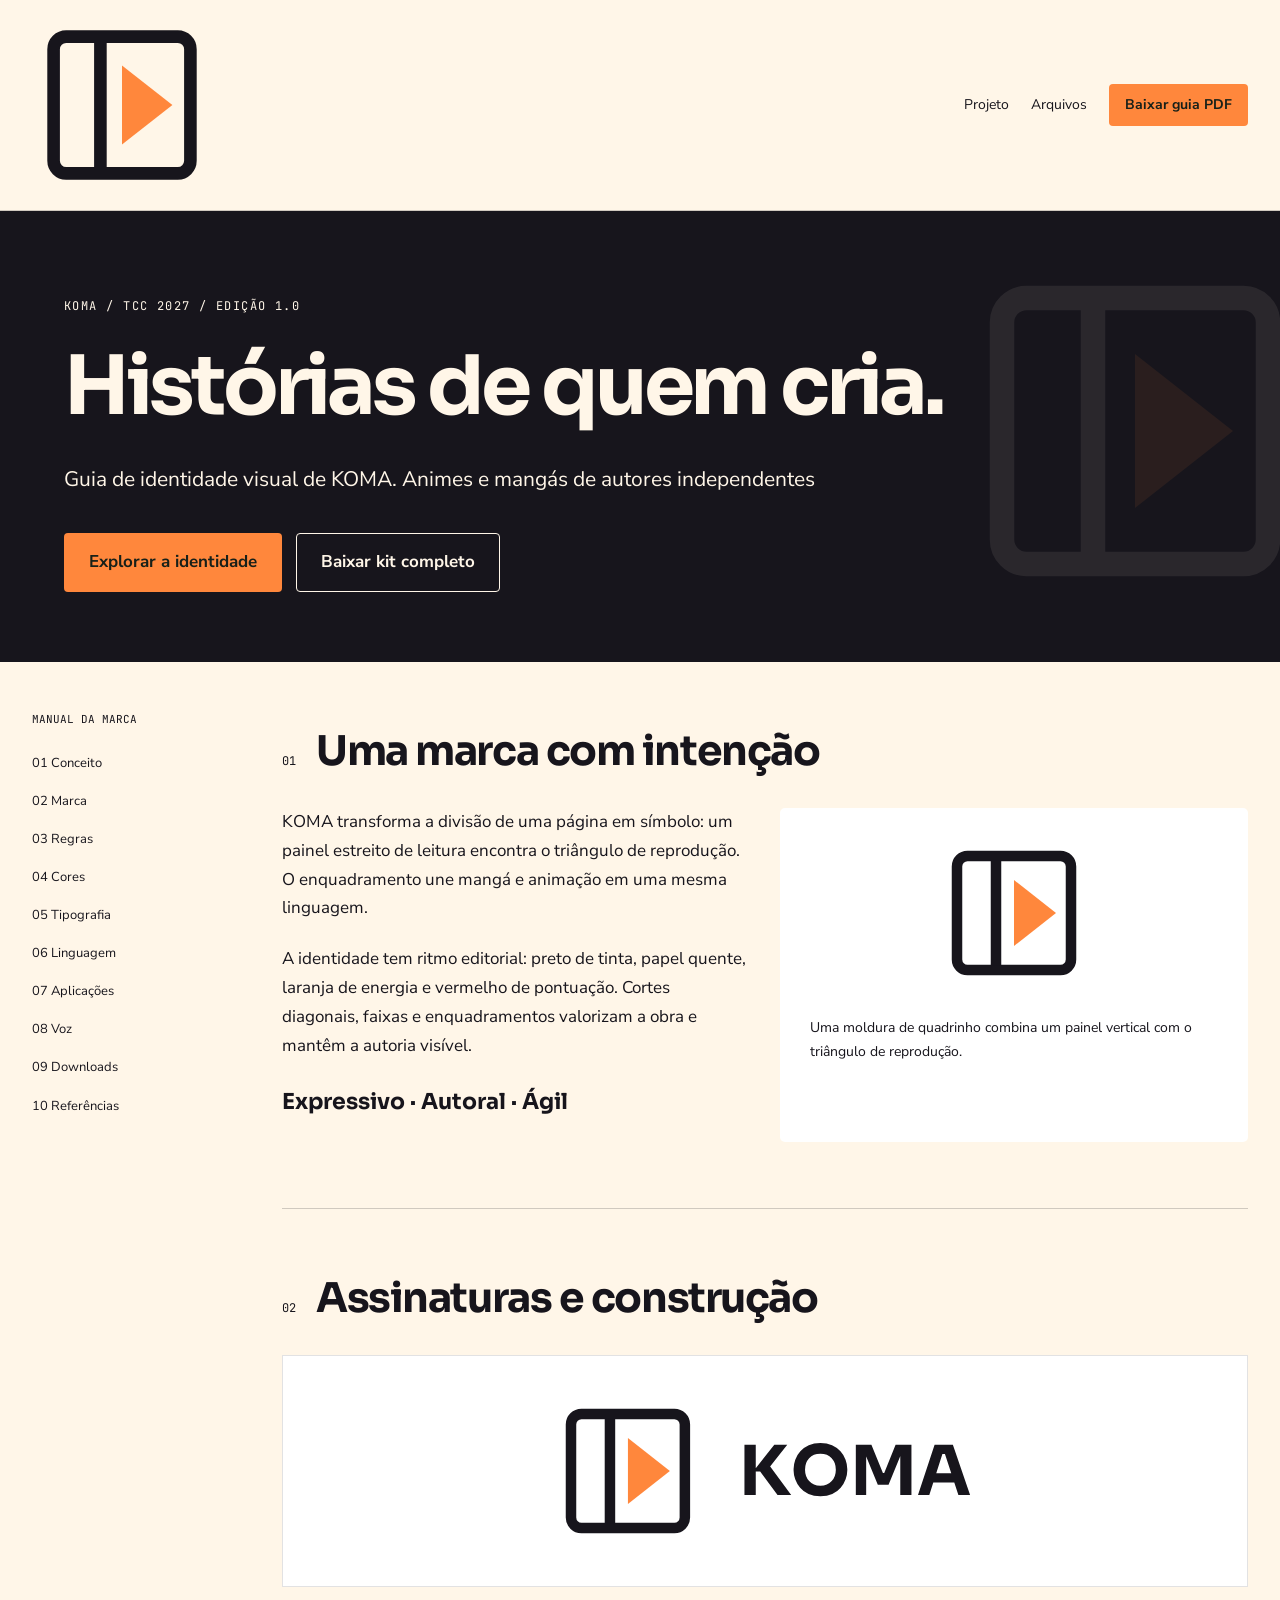
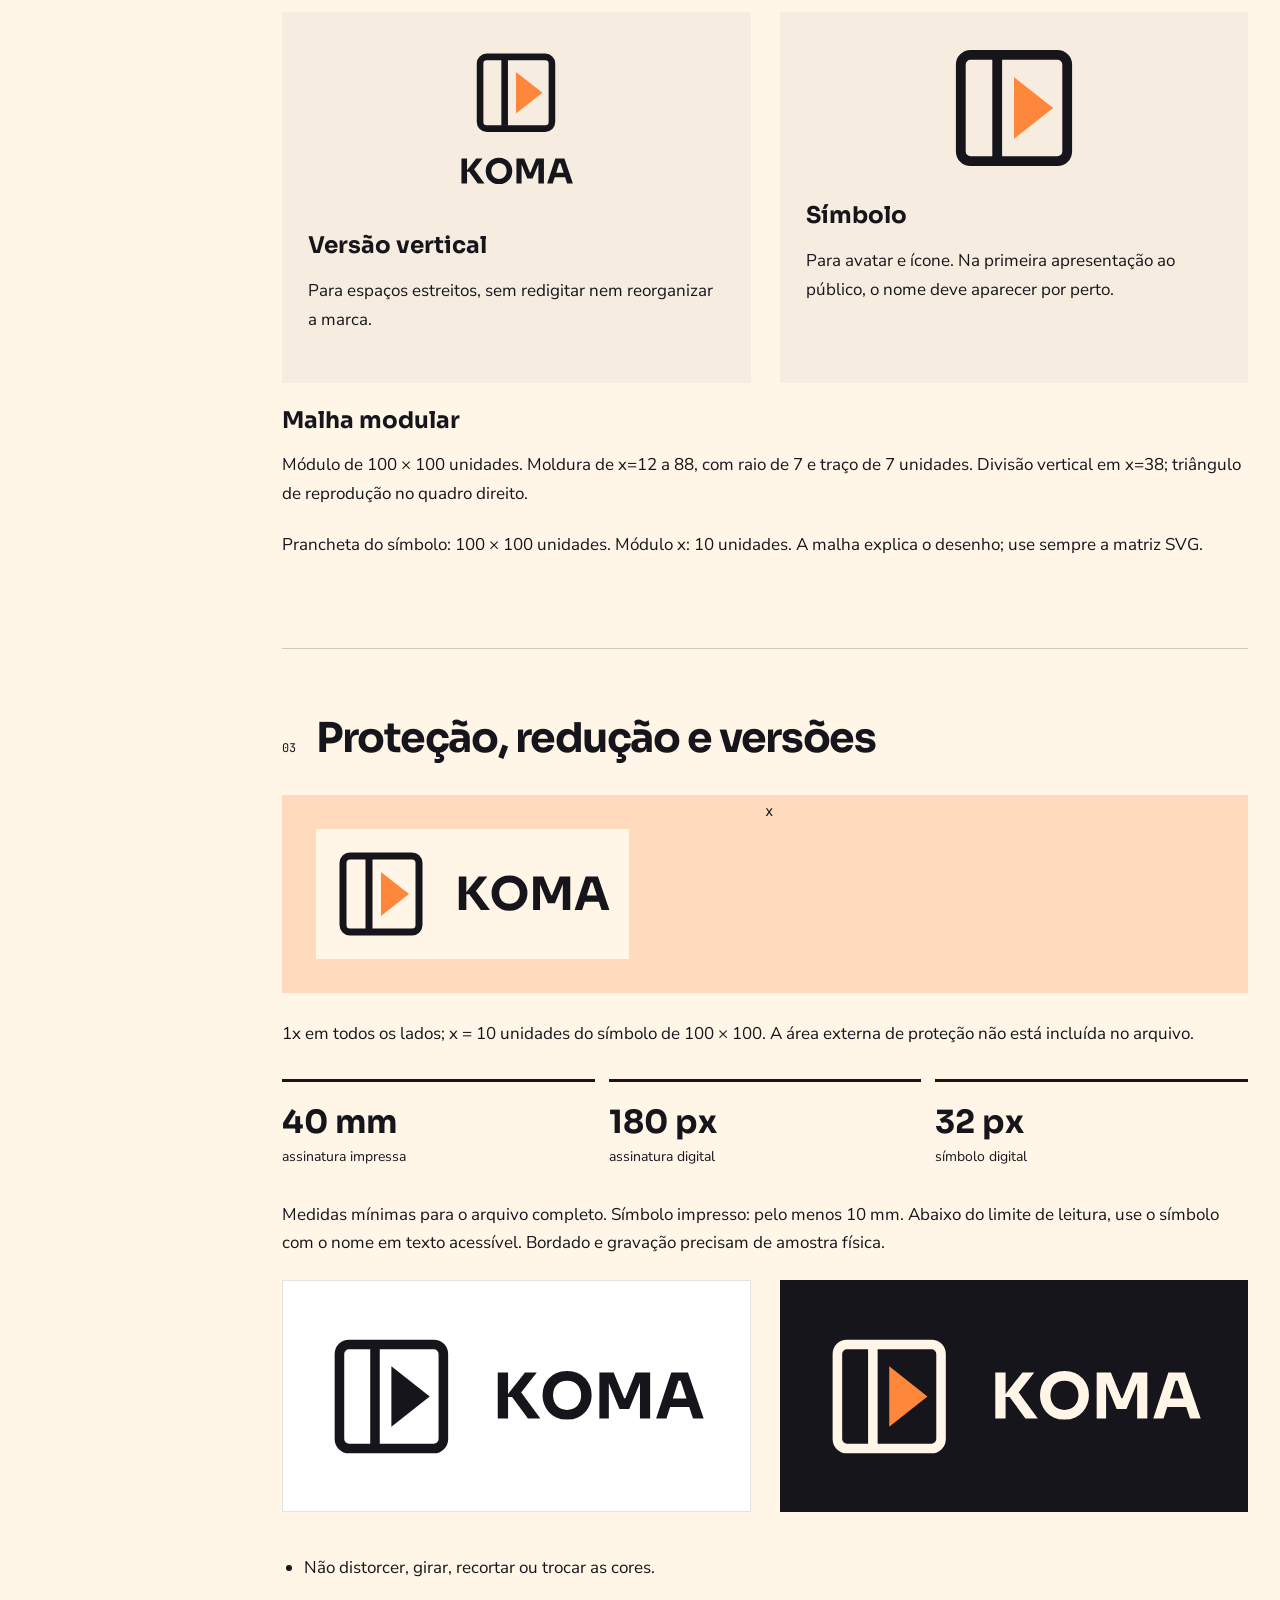
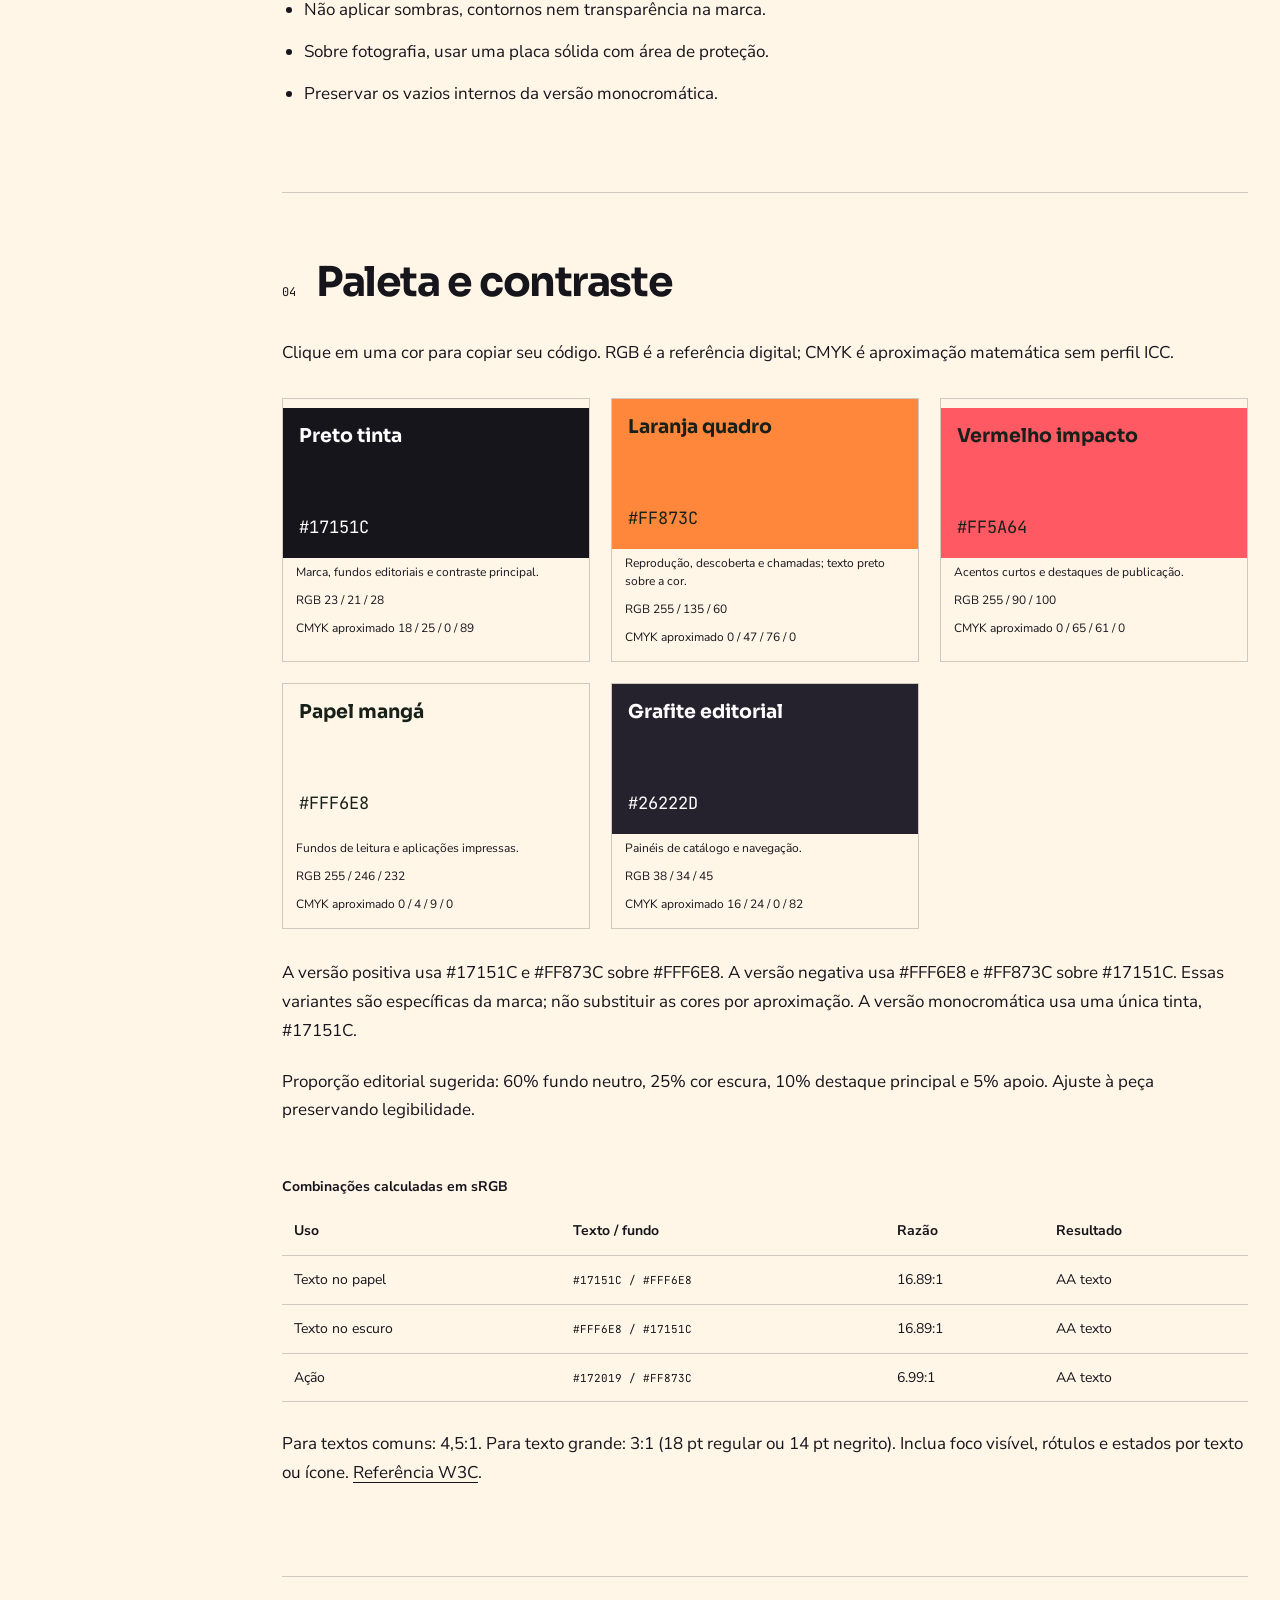
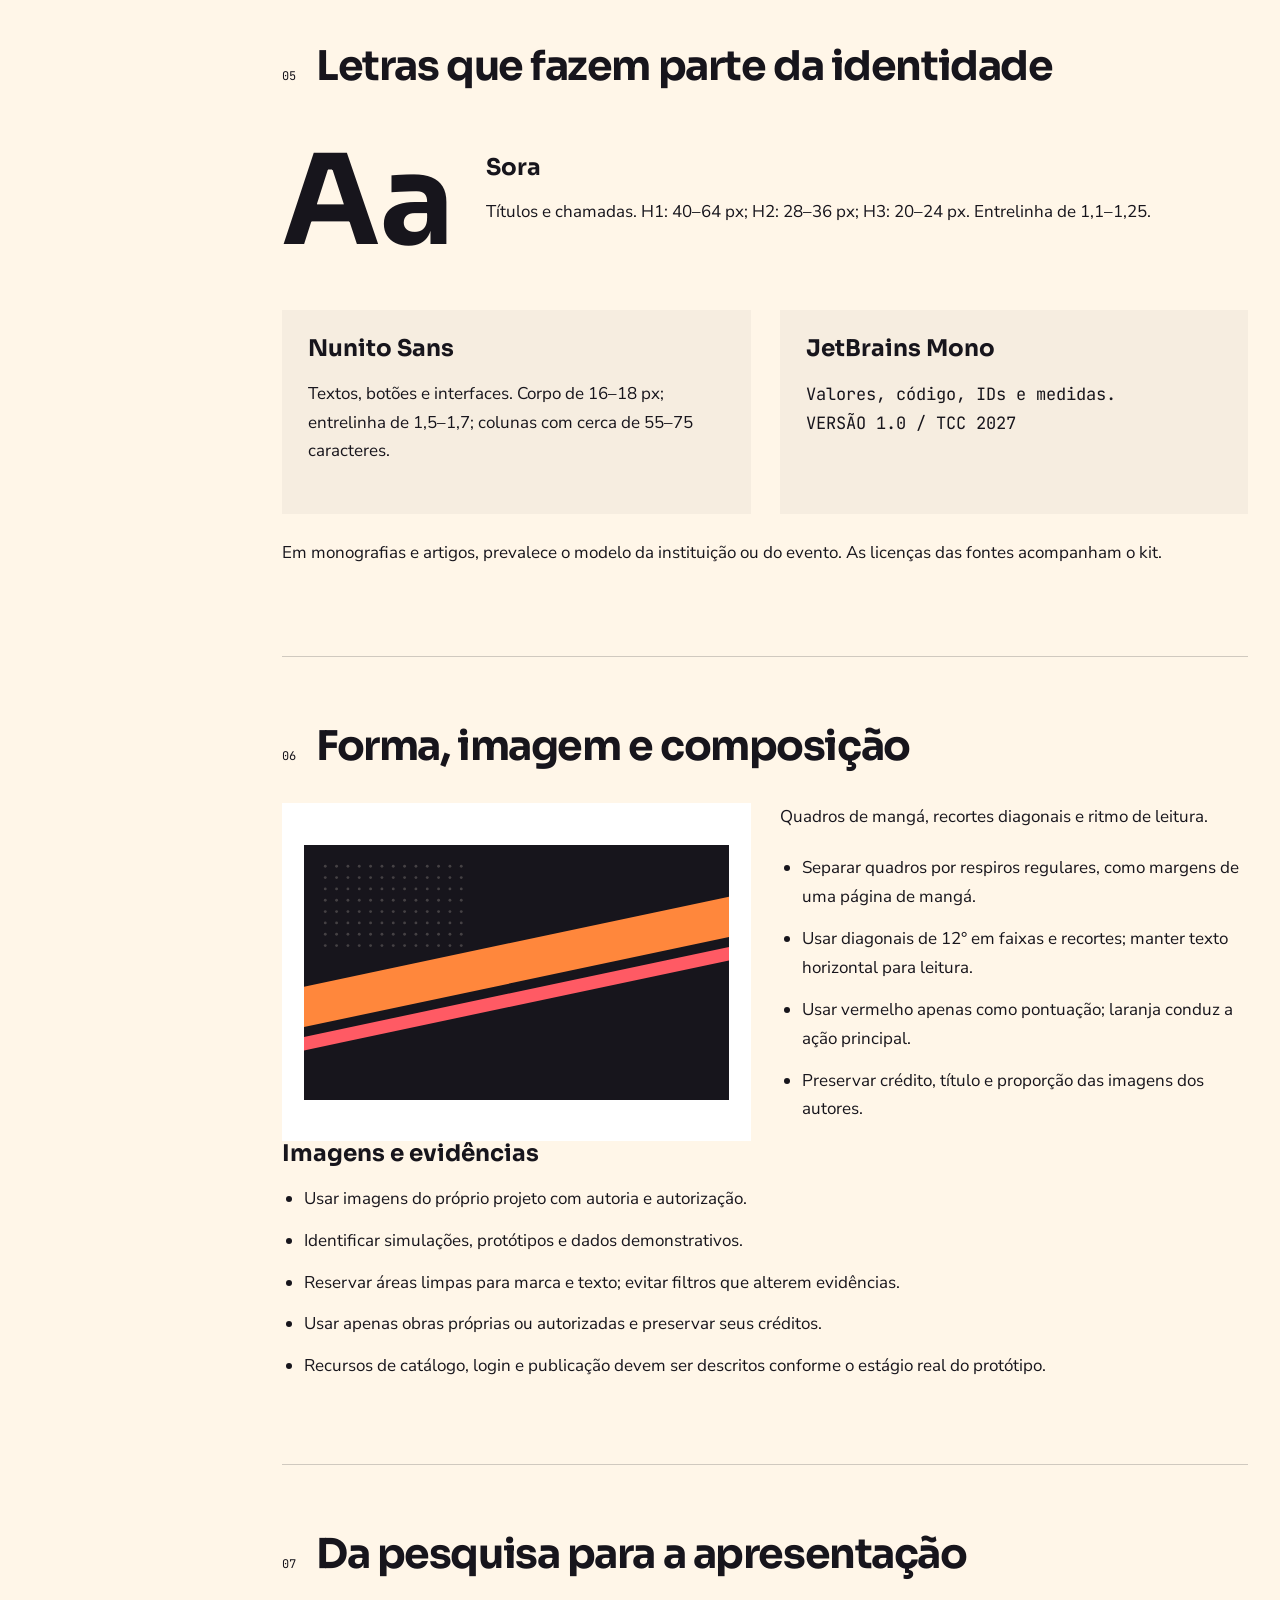
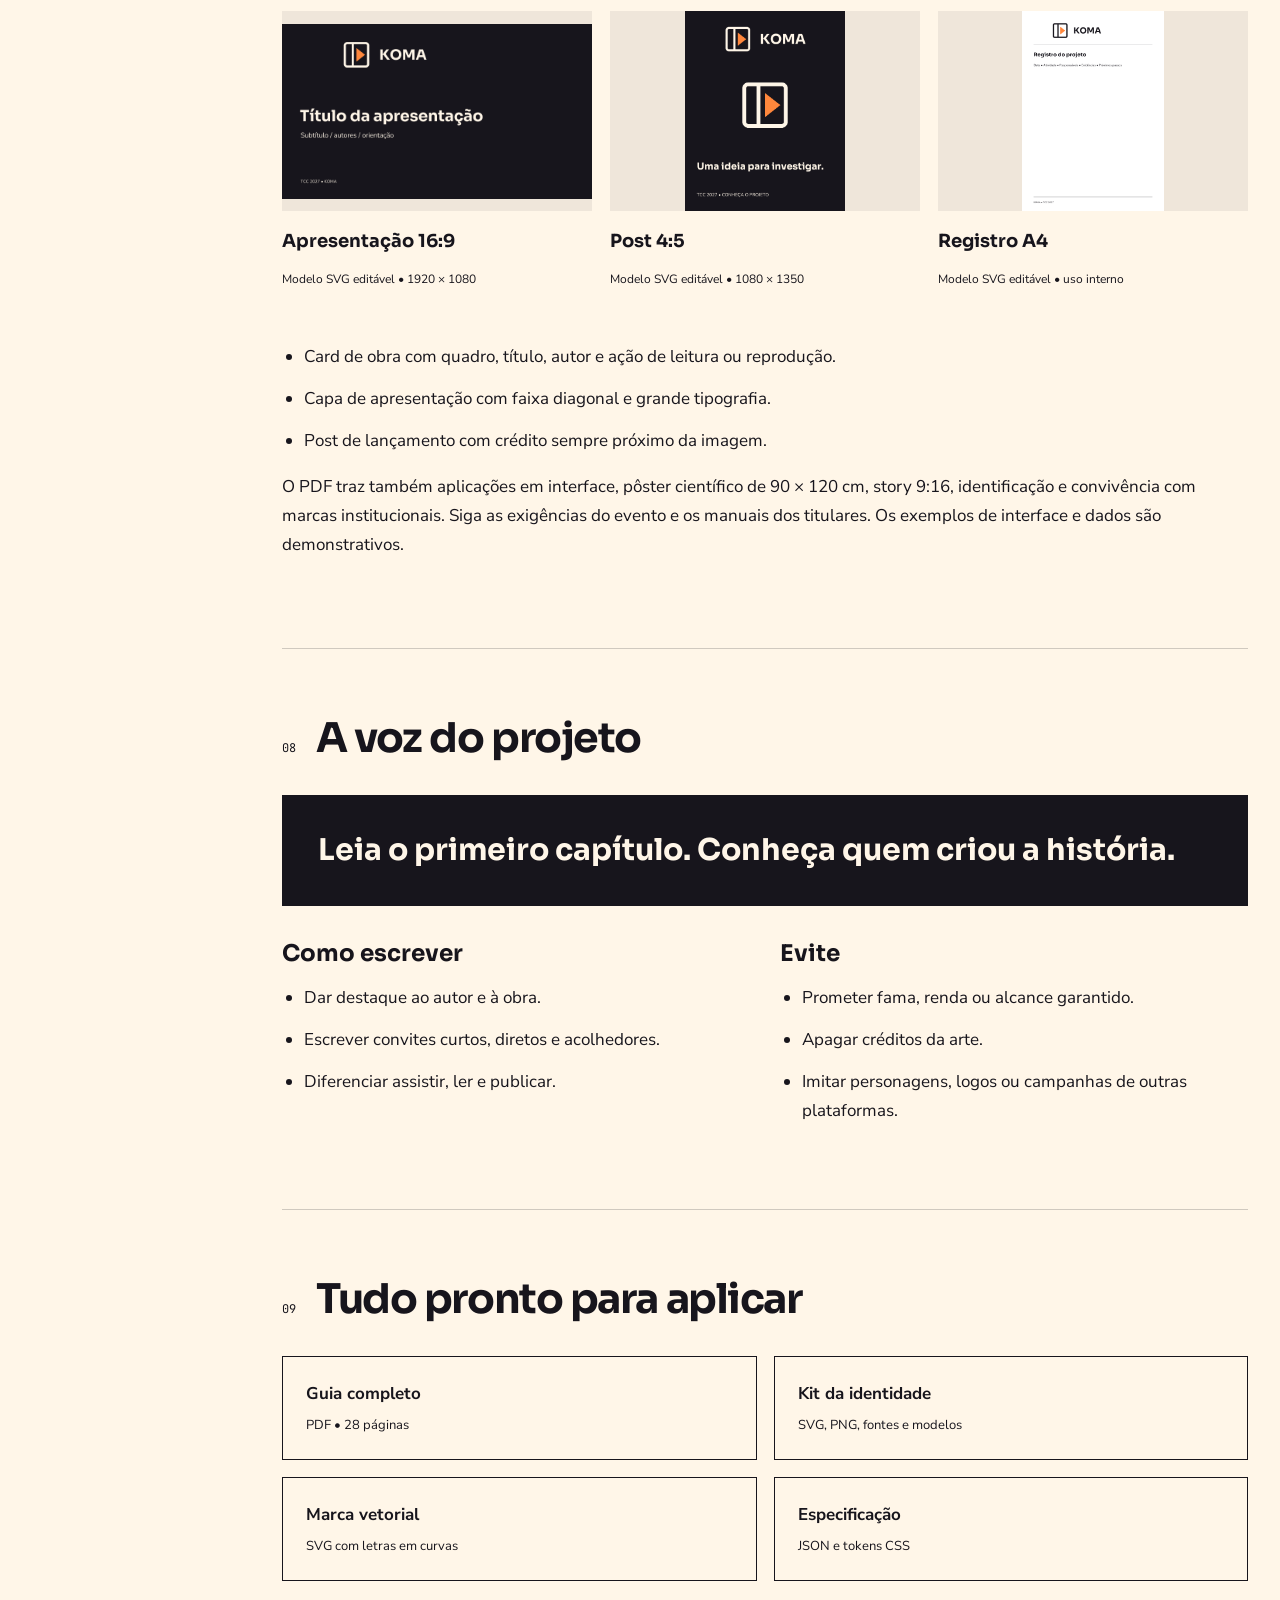
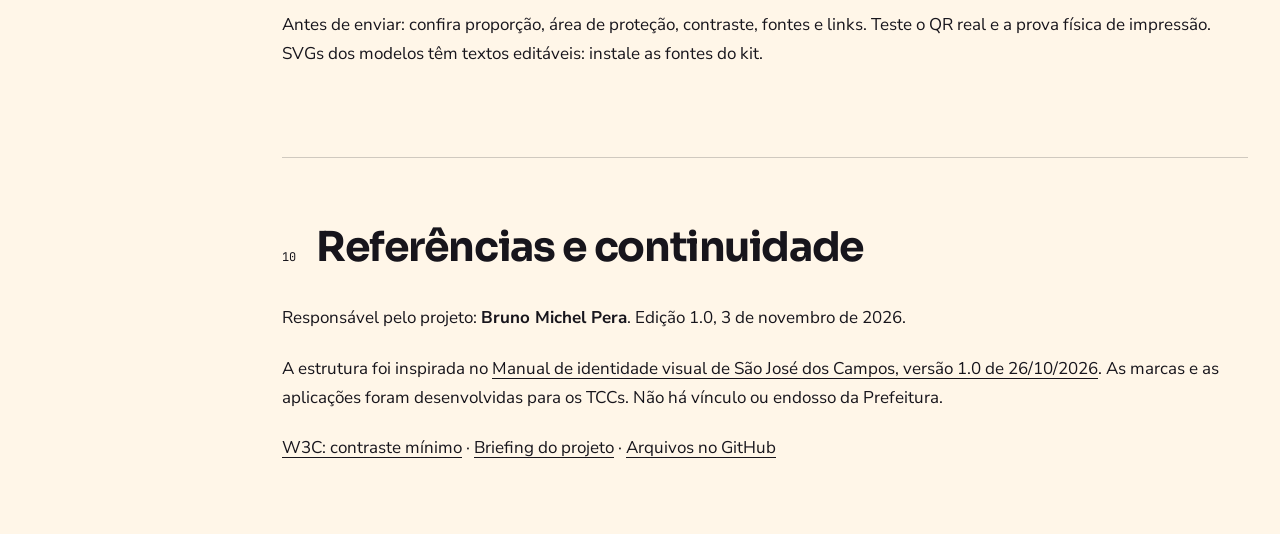
<file: identidade-visual/index.html>
<!doctype html><html lang="pt-BR"><head><meta charset="utf-8"><meta name="viewport" content="width=device-width,initial-scale=1"><meta name="description" content="Manual de identidade visual de KOMA: marca, cores, tipografia, regras e aplicações. TCC 2027."><meta name="theme-color" content="#17151C"><title>KOMA • Identidade visual 2027</title><link rel="icon" type="image/svg+xml" href="assets/simbolo.svg"><style>@font-face{font-family:iv-display;font-style:normal;font-weight:400;font-display:swap;src:url("fontes/sora-regular.ttf") format("truetype")}@font-face{font-family:iv-display;font-style:normal;font-weight:700;font-display:swap;src:url("fontes/sora-bold.ttf") format("truetype")}@font-face{font-family:iv-body;font-style:normal;font-weight:400;font-display:swap;src:url("fontes/nunito-sans-regular.ttf") format("truetype")}@font-face{font-family:iv-body;font-style:normal;font-weight:700;font-display:swap;src:url("fontes/nunito-sans-bold.ttf") format("truetype")}@font-face{font-family:iv-mono;font-style:normal;font-weight:400;font-display:swap;src:url("fontes/jetbrains-mono-regular.ttf") format("truetype")}:root{--paper:#FFF6E8;--dark:#17151C;--accent:#FF873C;--second:#FF5A64;--action:#172019;}
*{box-sizing:border-box}html{scroll-behavior:smooth;scroll-padding-top:90px}body{margin:0;color:var(--dark);background:var(--paper);font:17px/1.7 iv-body,Arial,sans-serif}a{color:inherit;text-underline-offset:4px}img{max-width:100%;display:block}button{font:inherit}a:focus-visible,button:focus-visible{outline:3px solid currentColor;outline-offset:5px}::selection{background:var(--accent);color:var(--action)}h1,h2,h3{font-family:iv-display,Arial,sans-serif;line-height:1.15}h1{font-size:clamp(42px,6.4vw,86px);letter-spacing:-.05em;margin:20px 0 28px;max-width:900px}h2{font-size:clamp(28px,3.2vw,42px);margin:0;letter-spacing:-.035em}h3{font-size:23px;margin:0 0 17px}p{margin:0 0 22px}ul{padding-left:22px}li{margin:0 0 13px}.mono,code{font-family:iv-mono,monospace}.skip{position:absolute;left:16px;top:-70px;padding:9px 17px;background:var(--paper);z-index:100}.skip:focus{top:12px}header{position:sticky;top:0;z-index:20;background:var(--paper);border-bottom:1px solid color-mix(in srgb,var(--dark) 20%,transparent)}.topbar{max-width:1280px;margin:auto;display:flex;align-items:center;justify-content:space-between;gap:22px;padding:15px 32px}.topbar img{width:180px;height:auto}.topbar nav{display:flex;gap:22px;align-items:center;font-size:14px}.topbar a{text-decoration:none}.topbar .button{padding:8px 15px}.button{display:inline-flex;align-items:center;justify-content:center;text-decoration:none;font-weight:700;background:var(--accent);color:var(--action);padding:14px 24px;border-radius:4px;border:1px solid transparent}.button.secondary{background:transparent;color:inherit;border-color:currentColor}.hero{background:var(--dark);color:var(--paper);padding:80px max(32px,calc((100vw - 1152px)/2)) 70px;position:relative;overflow:hidden}.hero .kicker{font:12px iv-mono,monospace;letter-spacing:.12em}.hero p{font-size:21px;max-width:770px}.hero .actions{display:flex;flex-wrap:wrap;gap:14px;margin-top:35px}.hero-mark{position:absolute;right:-30px;top:45px;width:350px;opacity:.08;pointer-events:none}.layout{max-width:1280px;margin:0 auto;display:grid;grid-template-columns:205px minmax(0,1fr);gap:45px;padding:0 32px}.toc{position:sticky;top:100px;height:calc(100vh - 125px);overflow:auto;padding:50px 0}.toc a{display:block;text-decoration:none;padding:8px 0;font-size:13px}.toc b{font:11px iv-mono,monospace;display:block;margin-bottom:18px}.section{padding:66px 0;border-bottom:1px solid color-mix(in srgb,var(--dark) 20%,transparent);scroll-margin-top:25px}.section-head{display:flex;gap:20px;align-items:baseline;margin-bottom:33px}.section-head>span{font:12px iv-mono,monospace}.two{display:grid;grid-template-columns:1fr 1fr;gap:29px}.traits{font-family:iv-display;font-size:22px;font-weight:700}.symbol-board{padding:30px;background:#fff;border-radius:5px}.symbol-board img{width:150px;margin:0 auto 28px}.symbol-board p{font-size:14px}.logo-stage{background:#fff;padding:40px;margin-bottom:25px;min-height:170px;display:flex;align-items:center;justify-content:center;border:1px solid color-mix(in srgb,var(--dark) 12%,transparent)}.logo-stage img{width:100%;height:150px;object-fit:contain}.logo-stage.inverse{background:var(--dark)}.card{padding:26px;background:color-mix(in srgb,var(--dark) 4%,var(--paper));margin-bottom:25px}.card img{height:170px;object-fit:contain;width:100%;margin-bottom:25px}.card img.symbol{height:140px}.protection{padding:34px;background:color-mix(in srgb,var(--accent) 25%,var(--paper));margin-bottom:27px;position:relative}.protection img{background:var(--paper);padding:15px}.protection>span{position:absolute;top:7px;left:50%;font:14px iv-mono}.metrics{display:grid;grid-template-columns:repeat(3,1fr);gap:14px;margin:30px 0}.metrics article{border-top:3px solid var(--dark);padding-top:20px}.metrics strong{font:700 32px iv-display;display:block}.metrics span{font-size:14px}.palette{display:grid;grid-template-columns:repeat(3,1fr);gap:21px;margin:30px 0}.swatch{text-align:left;border:1px solid color-mix(in srgb,var(--dark) 20%,transparent);background:transparent;padding:0;color:var(--dark);cursor:pointer}.swatch>span{display:flex;min-height:150px;flex-direction:column;justify-content:space-between;padding:16px}.swatch b{font:700 19px iv-display}.swatch small{display:block;padding:5px 13px;font-size:12px;line-height:1.5}.swatch small:last-child{padding-bottom:15px}.contrast-table{overflow:auto}table{width:100%;border-collapse:collapse;font-size:14px;text-align:left;margin:28px 0}th,td{padding:12px;border-bottom:1px solid color-mix(in srgb,var(--dark) 20%,transparent)}caption{text-align:left;font-weight:700;margin-bottom:8px}td code{white-space:nowrap;font-size:11px}.type-sample{display:flex;gap:32px;align-items:center;margin-bottom:30px}.type-sample>span{font:700 125px iv-display}.pattern{background:#fff;display:grid;place-items:center;min-height:270px;padding:22px}.pattern img{width:100%;height:260px;object-fit:contain}.application-grid{display:grid;grid-template-columns:1fr 1fr 1fr;gap:18px;margin-bottom:32px}.application{text-decoration:none;display:block}.application img{height:200px;width:100%;object-fit:contain;background:color-mix(in srgb,var(--dark) 7%,var(--paper));margin-bottom:20px}.application h3{font-size:18px}.application p{font-size:12px}blockquote{font:700 30px/1.3 iv-display;margin:0 0 35px;background:var(--dark);color:var(--paper);padding:36px}.download-grid{display:grid;grid-template-columns:1fr 1fr;gap:17px;margin-bottom:30px}.download{border:1px solid var(--dark);padding:23px;text-decoration:none}.download:hover{background:var(--dark);color:var(--paper)}.download strong,.download span{display:block}.download span{font-size:13px;margin-top:5px}footer{max-width:1280px;margin:auto;padding:38px 32px;font-size:13px}.toast{position:fixed;bottom:25px;left:50%;transform:translateX(-50%);padding:13px 23px;border-radius:4px;background:var(--dark);color:var(--paper);box-shadow:0 5px 25px #0003;z-index:50}.toast:empty{display:none}@media(max-width:1000px){.layout{grid-template-columns:150px minmax(0,1fr);gap:26px}.palette{grid-template-columns:1fr 1fr}.topbar nav{gap:12px}.topbar nav>a:first-child{display:none}.two{gap:20px}.hero{padding-top:60px}}@media(max-width:760px){body{font-size:16px}.topbar{padding:12px 18px}.topbar img{width:40px;height:40px;object-fit:contain}.topbar nav{font-size:12px}.topbar nav>a:nth-child(2){display:none}.hero{padding:48px 22px}.hero p{font-size:18px}.layout{display:block;padding:0 22px}.toc{position:static;height:auto;display:flex;gap:18px;overflow:auto;padding:20px 0;border-bottom:1px solid}.toc b{display:none}.toc a{white-space:nowrap;font-size:12px}.section{padding:43px 0}.two{grid-template-columns:1fr}.palette{gap:12px}.metrics strong{font-size:25px}.metrics span{font-size:12px}.logo-stage{padding:25px;min-height:125px}.application-grid{grid-template-columns:1fr}.application img{height:240px}.download-grid{grid-template-columns:1fr}.type-sample{display:block}.type-sample>span{font-size:90px}.section-head{gap:12px}blockquote{font-size:25px;padding:27px}.hero-mark{width:250px}.protection{padding:26px}}@media(prefers-reduced-motion:reduce){html{scroll-behavior:auto}}@media print{header,.toc,.actions,.download-grid,footer{display:none}.layout{display:block;padding:0}.hero{padding:25px}.section{break-inside:avoid;padding:25px 0}body{font-size:11pt}.section h2{font-size:22pt}.palette{grid-template-columns:repeat(3,1fr)}}
</style></head><body><a class="skip" href="#conceito">Pular para o conteúdo</a><header><div class="topbar"><a href="../index.html" aria-label="Voltar ao projeto"><picture><source media="(max-width:760px)" srcset="assets/simbolo.svg"><img src="assets/marca-horizontal.svg" alt="KOMA"></picture></a><nav aria-label="Ações principais"><a href="../index.html">Projeto</a><a href="#arquivos">Arquivos</a><a class="button" href="guia-identidade-visual.pdf">Baixar guia PDF</a></nav></div></header><main><div class="hero"><img class="hero-mark" src="assets/simbolo-negativo.svg" alt=""><span class="kicker">KOMA / TCC 2027 / EDIÇÃO 1.0</span><h1>Histórias de quem cria.</h1><p>Guia de identidade visual de KOMA. Animes e mangás de autores independentes</p><div class="actions"><a class="button" href="#conceito">Explorar a identidade</a><a class="button secondary" href="kit-identidade-visual.zip" download>Baixar kit completo</a></div></div><div class="layout"><aside class="toc" aria-label="Índice do manual"><b>MANUAL DA MARCA</b><a href="#conceito">01 Conceito</a><a href="#marca">02 Marca</a><a href="#regras">03 Regras</a><a href="#cores">04 Cores</a><a href="#tipografia">05 Tipografia</a><a href="#linguagem">06 Linguagem</a><a href="#aplicacoes">07 Aplicações</a><a href="#voz">08 Voz</a><a href="#arquivos">09 Downloads</a><a href="#referencias">10 Referências</a></aside><div><section id="conceito" class="section "><div class="section-head"><span>01</span><h2>Uma marca com intenção</h2></div><div class="two"><div><p>KOMA transforma a divisão de uma página em símbolo: um painel estreito de leitura encontra o triângulo de reprodução. O enquadramento une mangá e animação em uma mesma linguagem.</p><p>A identidade tem ritmo editorial: preto de tinta, papel quente, laranja de energia e vermelho de pontuação. Cortes diagonais, faixas e enquadramentos valorizam a obra e mantêm a autoria visível.</p><p class="traits">Expressivo · Autoral · Ágil</p></div><div class="symbol-board"><img src="assets/simbolo.svg" alt="Símbolo de KOMA"><p>Uma moldura de quadrinho combina um painel vertical com o triângulo de reprodução.</p></div></div></section><section id="marca" class="section "><div class="section-head"><span>02</span><h2>Assinaturas e construção</h2></div><div class="logo-stage"><img src="assets/marca-horizontal.svg" alt="Marca principal KOMA"></div><div class="two"><div class="card"><img class="vertical" src="assets/marca-vertical.svg" alt="Assinatura vertical"><h3>Versão vertical</h3><p>Para espaços estreitos, sem redigitar nem reorganizar a marca.</p></div><div class="card"><img class="symbol" src="assets/simbolo.svg" alt="Símbolo isolado"><h3>Símbolo</h3><p>Para avatar e ícone. Na primeira apresentação ao público, o nome deve aparecer por perto.</p></div></div><h3>Malha modular</h3><p>Módulo de 100 × 100 unidades. Moldura de x=12 a 88, com raio de 7 e traço de 7 unidades. Divisão vertical em x=38; triângulo de reprodução no quadro direito.</p><p>Prancheta do símbolo: 100 × 100 unidades. Módulo x: 10 unidades. A malha explica o desenho; use sempre a matriz SVG.</p></section><section id="regras" class="section "><div class="section-head"><span>03</span><h2>Proteção, redução e versões</h2></div><div class="protection"><span>x</span><img src="assets/marca-horizontal.svg" alt="Área livre em volta da marca"></div><p>1x em todos os lados; x = 10 unidades do símbolo de 100 × 100. A área externa de proteção não está incluída no arquivo.</p><div class="metrics"><article><strong>40 mm</strong><span>assinatura impressa</span></article><article><strong>180 px</strong><span>assinatura digital</span></article><article><strong>32 px</strong><span>símbolo digital</span></article></div><p>Medidas mínimas para o arquivo completo. Símbolo impresso: pelo menos 10 mm. Abaixo do limite de leitura, use o símbolo com o nome em texto acessível. Bordado e gravação precisam de amostra física.</p><div class="two"><div class="logo-stage"><img src="assets/marca-monocromatica.svg" alt="Marca monocromática"></div><div class="logo-stage inverse"><img src="assets/marca-negativa.svg" alt="Marca negativa"></div></div><ul><li>Não distorcer, girar, recortar ou trocar as cores.</li><li>Não aplicar sombras, contornos nem transparência na marca.</li><li>Sobre fotografia, usar uma placa sólida com área de proteção.</li><li>Preservar os vazios internos da versão monocromática.</li></ul></section><section id="cores" class="section "><div class="section-head"><span>04</span><h2>Paleta e contraste</h2></div><p>Clique em uma cor para copiar seu código. RGB é a referência digital; CMYK é aproximação matemática sem perfil ICC.</p><div class="palette"><button class="swatch" data-copy="#17151C" aria-label="Copiar cor Preto tinta #17151C"><span style="background:#17151C;color:#FFFFFF"><b>Preto tinta</b><code>#17151C</code></span><small>Marca, fundos editoriais e contraste principal.</small><small>RGB 23 / 21 / 28</small><small>CMYK aproximado 18 / 25 / 0 / 89</small></button><button class="swatch" data-copy="#FF873C" aria-label="Copiar cor Laranja quadro #FF873C"><span style="background:#FF873C;color:#172019"><b>Laranja quadro</b><code>#FF873C</code></span><small>Reprodução, descoberta e chamadas; texto preto sobre a cor.</small><small>RGB 255 / 135 / 60</small><small>CMYK aproximado 0 / 47 / 76 / 0</small></button><button class="swatch" data-copy="#FF5A64" aria-label="Copiar cor Vermelho impacto #FF5A64"><span style="background:#FF5A64;color:#172019"><b>Vermelho impacto</b><code>#FF5A64</code></span><small>Acentos curtos e destaques de publicação.</small><small>RGB 255 / 90 / 100</small><small>CMYK aproximado 0 / 65 / 61 / 0</small></button><button class="swatch" data-copy="#FFF6E8" aria-label="Copiar cor Papel mangá #FFF6E8"><span style="background:#FFF6E8;color:#172019"><b>Papel mangá</b><code>#FFF6E8</code></span><small>Fundos de leitura e aplicações impressas.</small><small>RGB 255 / 246 / 232</small><small>CMYK aproximado 0 / 4 / 9 / 0</small></button><button class="swatch" data-copy="#26222D" aria-label="Copiar cor Grafite editorial #26222D"><span style="background:#26222D;color:#FFFFFF"><b>Grafite editorial</b><code>#26222D</code></span><small>Painéis de catálogo e navegação.</small><small>RGB 38 / 34 / 45</small><small>CMYK aproximado 16 / 24 / 0 / 82</small></button></div><p>A versão positiva usa #17151C e #FF873C sobre #FFF6E8. A versão negativa usa #FFF6E8 e #FF873C sobre #17151C. Essas variantes são específicas da marca; não substituir as cores por aproximação. A versão monocromática usa uma única tinta, #17151C.</p><p>Proporção editorial sugerida: 60% fundo neutro, 25% cor escura, 10% destaque principal e 5% apoio. Ajuste à peça preservando legibilidade.</p><div class="contrast-table"><table><caption>Combinações calculadas em sRGB</caption><thead><tr><th>Uso</th><th>Texto / fundo</th><th>Razão</th><th>Resultado</th></tr></thead><tbody><tr><td>Texto no papel</td><td><code>#17151C / #FFF6E8</code></td><td>16.89:1</td><td>AA texto</td></tr><tr><td>Texto no escuro</td><td><code>#FFF6E8 / #17151C</code></td><td>16.89:1</td><td>AA texto</td></tr><tr><td>Ação</td><td><code>#172019 / #FF873C</code></td><td>6.99:1</td><td>AA texto</td></tr></tbody></table></div><p>Para textos comuns: 4,5:1. Para texto grande: 3:1 (18 pt regular ou 14 pt negrito). Inclua foco visível, rótulos e estados por texto ou ícone. <a href="https://www.w3.org/WAI/WCAG22/Understanding/contrast-minimum.html">Referência W3C</a>.</p></section><section id="tipografia" class="section "><div class="section-head"><span>05</span><h2>Letras que fazem parte da identidade</h2></div><div class="type-sample"><span>Aa</span><div><h3>Sora</h3><p>Títulos e chamadas. H1: 40–64 px; H2: 28–36 px; H3: 20–24 px. Entrelinha de 1,1–1,25.</p></div></div><div class="two"><div class="card"><h3>Nunito Sans</h3><p>Textos, botões e interfaces. Corpo de 16–18 px; entrelinha de 1,5–1,7; colunas com cerca de 55–75 caracteres.</p></div><div class="card mono"><h3>JetBrains Mono</h3><p>Valores, código, IDs e medidas.<br>VERSÃO 1.0 / TCC 2027</p></div></div><p>Em monografias e artigos, prevalece o modelo da instituição ou do evento. As licenças das fontes acompanham o kit.</p></section><section id="linguagem" class="section "><div class="section-head"><span>06</span><h2>Forma, imagem e composição</h2></div><div class="two"><div class="pattern"><img src="assets/padrao.svg" alt="Padrão gráfico da identidade"></div><div><p>Quadros de mangá, recortes diagonais e ritmo de leitura.</p><ul><li>Separar quadros por respiros regulares, como margens de uma página de mangá.</li><li>Usar diagonais de 12° em faixas e recortes; manter texto horizontal para leitura.</li><li>Usar vermelho apenas como pontuação; laranja conduz a ação principal.</li><li>Preservar crédito, título e proporção das imagens dos autores.</li></ul></div></div><h3>Imagens e evidências</h3><ul><li>Usar imagens do próprio projeto com autoria e autorização.</li><li>Identificar simulações, protótipos e dados demonstrativos.</li><li>Reservar áreas limpas para marca e texto; evitar filtros que alterem evidências.</li><li>Usar apenas obras próprias ou autorizadas e preservar seus créditos.</li><li>Recursos de catálogo, login e publicação devem ser descritos conforme o estágio real do protótipo.</li></ul></section><section id="aplicacoes" class="section "><div class="section-head"><span>07</span><h2>Da pesquisa para a apresentação</h2></div><div class="application-grid"><a class="application" href="modelos/slide-capa-1920x1080.svg"><img src="modelos/slide-capa-1920x1080.png" alt="Modelo de slide"><h3>Apresentação 16:9</h3><p>Modelo SVG editável • 1920 × 1080</p></a><a class="application" href="modelos/post-1080x1350.svg"><img class="portrait" src="modelos/post-1080x1350.png" alt="Modelo de publicação"><h3>Post 4:5</h3><p>Modelo SVG editável • 1080 × 1350</p></a><a class="application" href="modelos/documento-a4.svg"><img class="portrait" src="modelos/documento-a4.png" alt="Modelo de documento"><h3>Registro A4</h3><p>Modelo SVG editável • uso interno</p></a></div><ul><li>Card de obra com quadro, título, autor e ação de leitura ou reprodução.</li><li>Capa de apresentação com faixa diagonal e grande tipografia.</li><li>Post de lançamento com crédito sempre próximo da imagem.</li></ul><p>O PDF traz também aplicações em interface, pôster científico de 90 × 120 cm, story 9:16, identificação e convivência com marcas institucionais. Siga as exigências do evento e os manuais dos titulares. Os exemplos de interface e dados são demonstrativos.</p></section><section id="voz" class="section "><div class="section-head"><span>08</span><h2>A voz do projeto</h2></div><blockquote>Leia o primeiro capítulo. Conheça quem criou a história.</blockquote><div class="two"><div><h3>Como escrever</h3><ul><li>Dar destaque ao autor e à obra.</li><li>Escrever convites curtos, diretos e acolhedores.</li><li>Diferenciar assistir, ler e publicar.</li></ul></div><div><h3>Evite</h3><ul><li>Prometer fama, renda ou alcance garantido.</li><li>Apagar créditos da arte.</li><li>Imitar personagens, logos ou campanhas de outras plataformas.</li></ul></div></div></section><section id="arquivos" class="section "><div class="section-head"><span>09</span><h2>Tudo pronto para aplicar</h2></div><div class="download-grid"><a class="download" href="guia-identidade-visual.pdf" download><strong>Guia completo</strong><span>PDF • 28 páginas</span></a><a class="download" href="kit-identidade-visual.zip" download><strong>Kit da identidade</strong><span>SVG, PNG, fontes e modelos</span></a><a class="download" href="assets/marca-horizontal.svg" download><strong>Marca vetorial</strong><span>SVG com letras em curvas</span></a><a class="download" href="brand.json" download><strong>Especificação</strong><span>JSON e tokens CSS</span></a></div><p>Antes de enviar: confira proporção, área de proteção, contraste, fontes e links. Teste o QR real e a prova física de impressão. SVGs dos modelos têm textos editáveis: instale as fontes do kit.</p></section><section id="referencias" class="section "><div class="section-head"><span>10</span><h2>Referências e continuidade</h2></div><p>Responsável pelo projeto: <strong>Bruno Michel Pera</strong>. Edição 1.0, 3 de novembro de 2026.</p><p>A estrutura foi inspirada no <a href="https://www.sjc.sp.gov.br/media/aqpbdbrj/14448_e_s7_identidade-visual-psjc.pdf">Manual de identidade visual de São José dos Campos, versão 1.0 de 26/10/2026</a>. As marcas e as aplicações foram desenvolvidas para os TCCs. Não há vínculo ou endosso da Prefeitura.</p><p><a href="https://www.w3.org/WAI/WCAG22/Understanding/contrast-minimum.html">W3C: contraste mínimo</a> · <a href="../README_BRIEFING.md">Briefing do projeto</a> · <a href="https://github.com/perabru/koma-animes-mangas/tree/main/identidade-visual">Arquivos no GitHub</a></p></section></div></div></main><footer>KOMA · Bruno Michel Pera · TCCs 2027 · <a href="../index.html">Voltar ao projeto</a></footer><div id="status" class="toast" role="status" aria-live="polite"></div><script>document.querySelectorAll('[data-copy]').forEach(button=>button.addEventListener('click',async()=>{const value=button.dataset.copy;const status=document.getElementById('status');try{if(navigator.clipboard&&window.isSecureContext){await navigator.clipboard.writeText(value);status.textContent='Cor copiada: '+value;}else{status.textContent='Código da cor: '+value;}}catch(e){status.textContent='Código da cor: '+value;}clearTimeout(window.copyTimer);window.copyTimer=setTimeout(()=>status.textContent='',3500);}));</script></body></html>
</file>
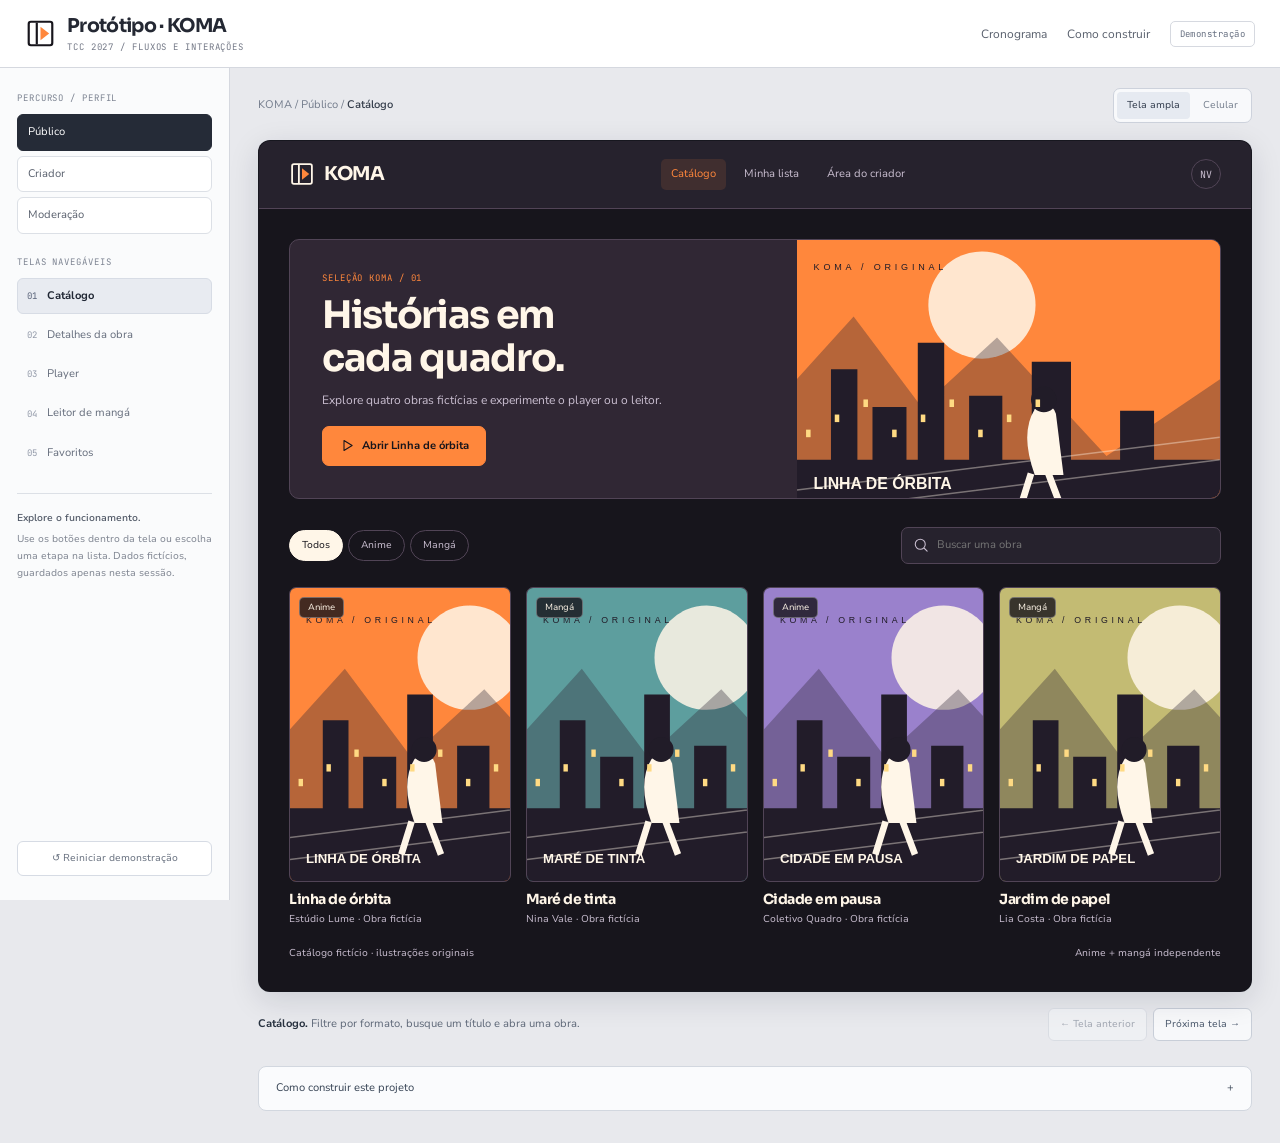
<file: laboratorio-3d/index.html>
<!doctype html><html lang="pt-BR"><head><meta charset="utf-8"><meta name="viewport" content="width=device-width,initial-scale=1"><meta http-equiv="refresh" content="0;url=../prototipo/"><title>Protótipo · KOMA</title></head><body><h1>Protótipo · KOMA</h1><p>A demonstração deste software agora usa telas navegáveis.</p><p><a href="../prototipo/">Abrir o protótipo interativo</a></p></body></html>
</file>
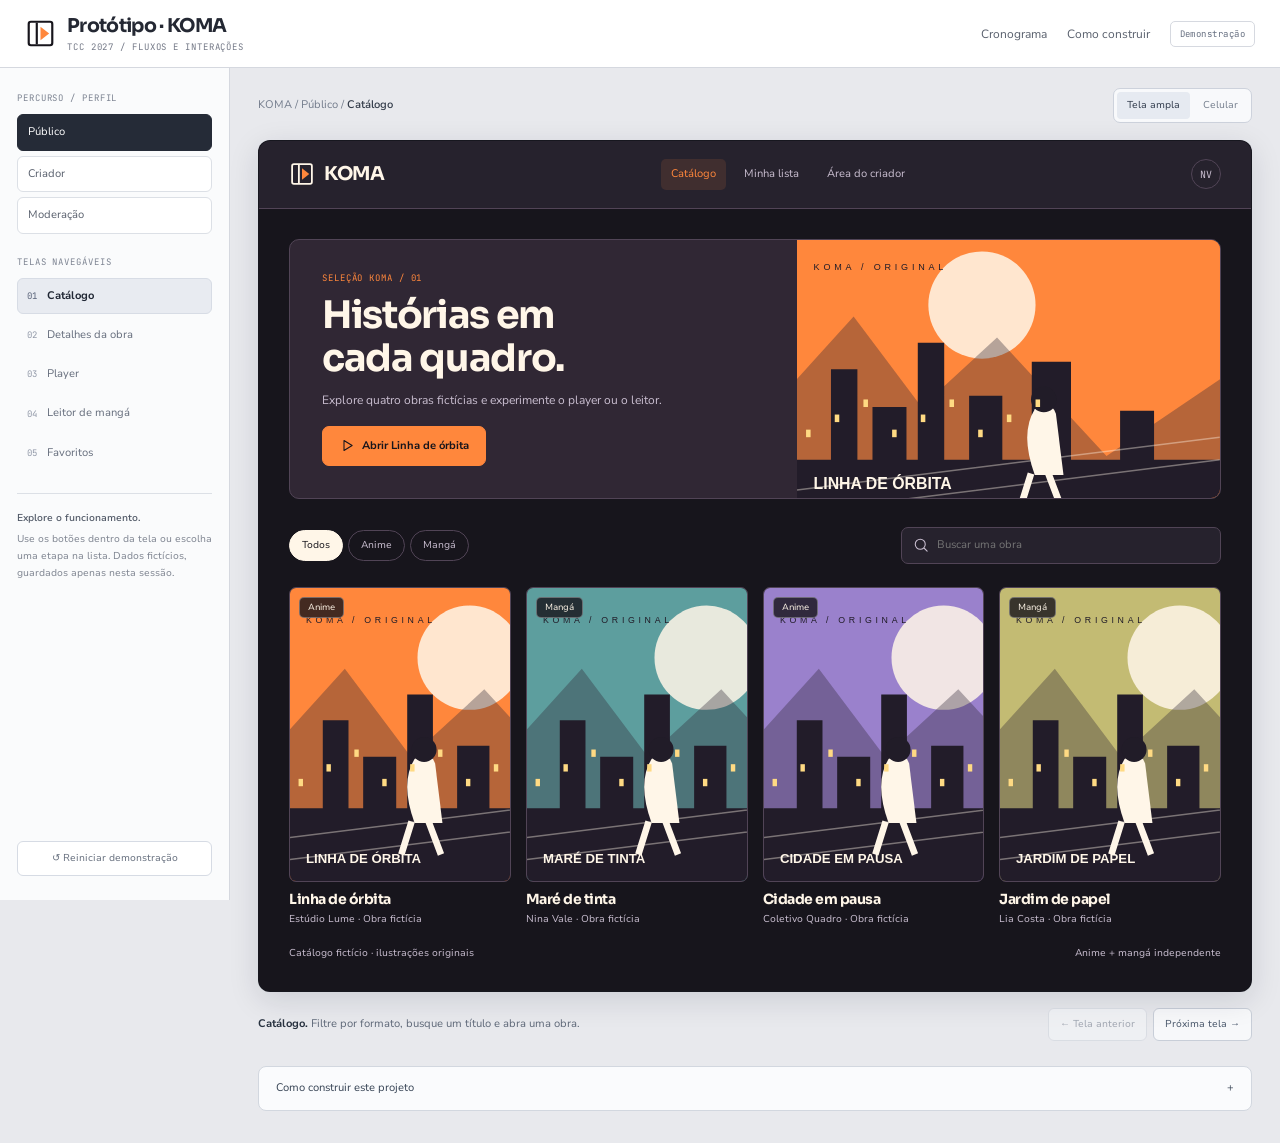
<file: prototipo/index.html>
<!doctype html><html lang="pt-BR"><head><meta charset="utf-8"><meta name="viewport" content="width=device-width,initial-scale=1"><meta name="description" content="Protótipo navegável de KOMA: telas, fluxos e ações de demonstração do TCC 2027."><title>Protótipo · KOMA</title><link rel="icon" href="../identidade-visual/assets/simbolo.svg" type="image/svg+xml"><style>@font-face{font-family:"Sora";src:url("../identidade-visual/fontes/sora.woff");font-style:normal;font-weight:100 900;font-display:swap}@font-face{font-family:"Nunito Sans";src:url("../identidade-visual/fontes/nunito-sans.woff");font-style:normal;font-weight:100 900;font-display:swap}@font-face{font-family:"JetBrains Mono";src:url("../identidade-visual/fontes/jetbrains-mono.woff");font-style:normal;font-weight:100 900;font-display:swap} :root{--bg:#17151C;--panel:#26222D;--ink:#FFF6E8;--muted:#CABFD1;--line:#514456;--accent:#FF873C;--second:#FF5A64;--paper:#FFF6E8;--dark:#17151C;--display:"Sora";--body:"Nunito Sans";--mono:"JetBrains Mono";--accent-ink:#17151C}</style><link rel="stylesheet" href="prototype.css"></head><body><header class="topbar"><div class="project-title"><img src="../identidade-visual/assets/simbolo.svg" alt=""><div><strong>Protótipo · KOMA</strong><small>TCC 2027 / FLUXOS E INTERAÇÕES</small></div></div><nav class="top-links" aria-label="Páginas do projeto"><a href="../index.html">Cronograma</a><a href="../briefing.html">Como construir</a><span class="demo">Demonstração</span></nav></header><div class="workspace"><aside class="rail" aria-label="Fluxos e telas"><section><p class="rail-label">Percurso / perfil</p><div class="role-select" id="roles"></div></section><section><p class="rail-label">Telas navegáveis</p><nav id="screens" class="screen-list" aria-label="Telas do protótipo"></nav></section><div class="rail-note"><strong>Explore o funcionamento.</strong>Use os botões dentro da tela ou escolha uma etapa na lista. Dados fictícios, guardados apenas nesta sessão.</div><button type="button" class="reset" data-action="reset">↺ Reiniciar demonstração</button></aside><main class="canvas-wrap"><div class="canvas-toolbar"><div id="breadcrumb" class="flow-breadcrumb"></div><div class="display-mode" aria-label="Tamanho da prévia"><button type="button" data-view="desktop" class="active" aria-pressed="true">Tela ampla</button><button type="button" data-view="mobile" aria-pressed="false">Celular</button></div></div><div class="app-window" id="app-window"><header class="app-bar" id="app-bar"></header><div id="app-content" class="app-content"></div></div><div class="flow-footer"><p id="instruction"></p><div class="buttons"><button type="button" id="flow-prev" data-action="previous">← Tela anterior</button><button type="button" id="flow-next" data-action="next">Próxima tela →</button></div></div><details class="guide"><summary>Como construir este projeto</summary><ol><li><strong>Recorte uma primeira publicação</strong>Defina um estúdio, uma obra de anime com um episódio e uma obra de mangá com um capítulo. Identifique autores, créditos, idioma e autorização.</li><li><strong>Modele contas, obras e versões</strong>Modele User, Studio, StudioMember, Work, Episode/Chapter, MediaAsset, Release, ModerationReview, Favorite e Progress.</li><li><strong>Construa o envio e a fila de mídia</strong>Valide extensão, conteúdo, tamanho permitido e duração quando aplicável. Gere no servidor a chave de armazenamento associada ao estúdio e à obra.</li><li><strong>Prepare vídeo, páginas e legendas</strong>No anime, use FFmpeg para gerar HLS com playlist e segmentos. Registre codecs, resolução, bitrate e duração resultante.</li><li><strong>Implemente a revisão antes de publicar</strong>Mostre ao moderador os metadados, créditos, declaração de direitos e derivados que o público verá.</li><li><strong>Construa o player e o leitor</strong>Use vídeo HTML5 com HLS nativo quando disponível ou hls.js nos navegadores compatíveis. Trate ausência de suporte e erro de reprodução.</li><li><strong>Teste o percurso e o custo do piloto</strong>Teste upload válido, arquivo inválido, falha no worker, revisão negada, publicação, retirada e restauração de backup.</li><li><strong>Entregue uma publicação demonstrável</strong>Versione migrações, configuração do ambiente e contratos da API. Documente como criar as contas de teste sem publicar credenciais.</li></ol><a href="../briefing.html">Abrir o briefing completo →</a> · <a href="../identidade-visual/">Guia de identidade visual</a> · <a href="../index.html">Ver entregas de 2027</a></details><noscript><p>Ative o JavaScript para explorar o protótipo. O <a href="../briefing.html">briefing</a> está disponível em HTML.</p></noscript></main></div><div class="toast" id="toast" role="status" aria-live="polite"></div><script src="project.js"></script><script src="prototype.js"></script></body></html>
</file>
<file: prototipo/prototype.css>
*{box-sizing:border-box}html{scroll-behavior:smooth}body{margin:0;background:#e8e9ed;color:#242833;font:14px/1.5 var(--body),sans-serif}button,input,select,textarea{font:inherit}button,a,input,select,textarea{touch-action:manipulation}button{cursor:pointer}button:disabled{cursor:not-allowed;opacity:.45}a{color:inherit}button,a{ -webkit-tap-highlight-color:transparent}button:focus-visible,a:focus-visible,input:focus-visible,select:focus-visible,textarea:focus-visible{outline:3px solid var(--accent);outline-offset:3px}button svg{pointer-events:none}svg{vertical-align:middle}[hidden]{display:none!important}::selection{background:var(--accent);color:var(--accent-ink)}.icon{width:18px;height:18px;fill:none;stroke:currentColor;stroke-width:1.7;stroke-linecap:round;stroke-linejoin:round;flex:none}.topbar{height:68px;background:#fff;border-bottom:1px solid #d5d8df;display:flex;justify-content:space-between;align-items:center;padding:0 25px;gap:20px;position:sticky;top:0;z-index:30}.project-title{display:flex;gap:11px;align-items:center;white-space:nowrap}.project-title img{width:31px;height:31px}.project-title strong{font:700 19px var(--display);letter-spacing:-.035em}.project-title small{display:block;color:#747987;font:9px var(--mono);letter-spacing:.1em;margin-top:3px}.top-links{display:flex;align-items:center;gap:20px}.top-links a{text-decoration:none;font-size:12px;color:#59606d}.top-links a:hover{color:#171c25}.top-links .demo{padding:6px 9px;border:1px solid #d6d9e0;border-radius:5px;font:9px var(--mono);letter-spacing:.05em;color:#677081}.workspace{display:grid;grid-template-columns:230px minmax(0,1fr);min-height:calc(100vh - 68px)}.rail{background:#fafbfc;border-right:1px solid #d5d8df;padding:24px 17px;display:flex;flex-direction:column;gap:22px;position:sticky;top:68px;height:calc(100vh - 68px);overflow:auto}.rail-label{font:9px var(--mono);letter-spacing:.1em;color:#7d8492;text-transform:uppercase;margin:0 0 10px}.role-select{display:grid;gap:5px}.role-select button{border:1px solid #dce0e6;border-radius:6px;text-align:left;background:white;color:#59606d;font-size:11px;padding:9px 10px}.role-select button.active{background:#252b37;color:#fff;border-color:#252b37}.screen-list{display:grid;gap:3px}.screen-list button{display:flex;gap:10px;align-items:center;text-align:left;background:none;border:1px solid transparent;border-radius:6px;padding:10px 9px;color:#656d7c;line-height:1.3;font-size:11px}.screen-list button span:first-child{font:9px var(--mono);color:#9199a8}.screen-list button.active{color:#202734;background:#e8ebf1;border-color:#d7dce5;font-weight:700}.screen-list button.active span:first-child{color:#586278}.screen-list button:hover{background:#eef0f5}.rail-note{font-size:10px;color:#7e8490;border-top:1px solid #dce0e6;padding-top:16px;line-height:1.7}.rail-note strong{font-weight:600;color:#515967;display:block;margin-bottom:4px}.reset{margin-top:auto;border:1px solid #d6dbe4;background:white;border-radius:6px;padding:9px;font-size:10px;color:#656e7d;display:flex;justify-content:center;gap:7px;align-items:center}.reset .icon{width:13px;height:13px}.canvas-wrap{min-width:0;padding:20px 28px 32px;background-image:radial-gradient(#c8cbd4 .7px,transparent .7px);background-size:16px 16px}.canvas-toolbar{display:flex;justify-content:space-between;align-items:center;gap:20px;max-width:1280px;margin:0 auto 17px}.flow-breadcrumb{font-size:11px;color:#737c8c}.flow-breadcrumb strong{color:#303947;font-weight:600}.display-mode{display:flex;gap:3px;padding:3px;border:1px solid #cdd2dc;background:#f8f9fb;border-radius:7px}.display-mode button{background:none;border:0;color:#77808f;padding:6px 10px;display:flex;gap:6px;align-items:center;font-size:10px;border-radius:4px}.display-mode button.active{color:#303a4b;background:#e6eaf1}.display-mode .icon{width:14px;height:14px}.app-window{container-type:inline-size;container-name:frame;width:100%;max-width:1280px;margin:0 auto;background:var(--bg);color:var(--ink);border-radius:12px;overflow:hidden;box-shadow:0 8px 30px #111a3020;border:1px solid #17202c30;min-height:690px;transition:max-width .2s}.app-window.mobile{max-width:410px;border:7px solid #252b36;border-radius:28px;min-height:780px}.app-bar{display:flex;gap:25px;justify-content:space-between;align-items:center;padding:18px 30px;border-bottom:1px solid var(--line);background:var(--panel)}.app-brand{display:flex;gap:9px;align-items:center;font-family:var(--display);font-weight:700;font-size:19px;letter-spacing:-.025em;white-space:nowrap}.app-brand img{width:26px;height:26px}.app-nav{display:flex;gap:8px;align-items:center}.app-nav button{background:none;border:0;color:var(--muted);padding:7px 10px;font-size:11px;white-space:nowrap;border-radius:5px}.app-nav button.active{background:color-mix(in srgb,var(--accent) 12%,transparent);color:var(--accent)}.app-nav .icon-button{border:1px solid var(--line);width:34px;height:34px;display:flex;justify-content:center;padding:6px}.user-avatar{width:30px;height:30px;border:1px solid var(--line);border-radius:50%;display:grid;place-items:center;font:10px var(--mono);color:var(--muted)}.app-content{padding:30px;min-height:595px}.app-content h1,.app-content h2,.app-content h3,.app-content h4{font-family:var(--display);letter-spacing:-.035em;line-height:1.14}.app-content h1{font-size:32px;margin:0 0 10px}.app-content h2{font-size:23px;margin:0 0 17px}.app-content h3{font-size:17px;margin:0 0 9px}.app-content p{margin:0 0 15px}.muted{color:var(--muted)}.small{font-size:11px}.tiny{font-size:10px}.mono{font-family:var(--mono)}.eyebrow{font:9px var(--mono);letter-spacing:.1em;color:var(--accent);text-transform:uppercase;margin-bottom:10px}.screen-heading{display:flex;justify-content:space-between;align-items:center;gap:20px;margin-bottom:24px}.screen-heading p{font-size:12px;color:var(--muted);margin:7px 0 0}.screen-heading h1{font-size:27px;margin:0}.pill{display:inline-flex;align-items:center;gap:5px;font-size:9px;padding:5px 8px;border:1px solid var(--line);border-radius:5px;line-height:1.1;white-space:nowrap;color:var(--muted)}.pill.accent{border-color:color-mix(in srgb,var(--accent) 45%,var(--line));background:color-mix(in srgb,var(--accent) 10%,transparent);color:var(--accent)}.pill.good{color:var(--second);border-color:color-mix(in srgb,var(--second) 35%,var(--line))}.btn{border:1px solid var(--line);background:var(--panel);color:var(--ink);display:inline-flex;justify-content:center;align-items:center;gap:8px;border-radius:7px;padding:11px 16px;font-size:11px;font-weight:700;text-decoration:none;white-space:nowrap}.btn.primary{background:var(--accent);border-color:var(--accent);color:var(--accent-ink)}.btn.ghost{background:none}.btn.small{padding:8px 11px;font-size:10px}.btn .icon{width:15px;height:15px}.btn:hover:not(:disabled){filter:brightness(1.08)}.text-button{border:0;background:none;color:var(--accent);font-size:11px;padding:4px 0;display:inline-flex;gap:5px;align-items:center}.text-button .icon{width:14px;height:14px}.actions{display:flex;flex-wrap:wrap;gap:10px;align-items:center}.toolbar{display:flex;justify-content:space-between;align-items:center;gap:14px;margin-bottom:23px}.search{display:flex;align-items:center;gap:8px;background:var(--panel);border:1px solid var(--line);border-radius:7px;padding:9px 12px;max-width:320px;width:100%;color:var(--muted)}.search .icon{width:15px;height:15px}.search input{border:0!important;outline:0!important;background:none!important;width:100%;padding:0!important;color:var(--ink);font-size:11px;min-width:0}.tabs{display:flex;gap:5px;flex-wrap:wrap}.tabs button{border:1px solid var(--line);border-radius:20px;color:var(--muted);background:transparent;font-size:10px;padding:7px 12px}.tabs button.active{background:var(--ink);color:var(--bg);border-color:var(--ink)}.grid-2{display:grid;grid-template-columns:1fr 1fr;gap:23px}.grid-3{display:grid;grid-template-columns:repeat(3,minmax(0,1fr));gap:17px}.grid-4{display:grid;grid-template-columns:repeat(4,minmax(0,1fr));gap:15px}.split{display:grid;grid-template-columns:minmax(0,1.25fr) minmax(240px,.75fr);gap:26px}.panel{padding:22px;border:1px solid var(--line);border-radius:10px;background:var(--panel);min-width:0}.panel>p:last-child{margin-bottom:0}.panel-header{display:flex;justify-content:space-between;gap:12px;align-items:center;margin-bottom:17px}.panel-header h2,.panel-header h3{margin:0}.divider{height:1px;background:var(--line);margin:20px 0}.kv{display:flex;justify-content:space-between;gap:16px;font-size:11px;padding:11px 0;border-bottom:1px solid var(--line)}.kv:last-child{border-bottom:0}.kv span{color:var(--muted)}.kv strong{font-weight:600;text-align:right}.empty{border:1px dashed var(--line);border-radius:9px;padding:30px;text-align:center;color:var(--muted);font-size:12px}.message{font-size:11px;border-left:3px solid var(--second);padding:11px 14px;background:color-mix(in srgb,var(--second) 8%,var(--panel));color:var(--ink);margin:18px 0}.message.warning{border-color:var(--accent)}.form{display:grid;gap:16px}.form label{display:block;font-size:11px;font-weight:700;margin-bottom:6px}.form input:not([type=checkbox]):not([type=radio]),.form select,.form textarea,.field{width:100%;border:1px solid var(--line);background:var(--bg);color:var(--ink);border-radius:6px;padding:10px 12px;font-size:12px;min-width:0}.form textarea{min-height:87px;resize:vertical}.form .check{display:flex;gap:9px;align-items:flex-start;font-size:11px;font-weight:400;line-height:1.6}.form .check input{accent-color:var(--accent);margin-top:3px}.form .hint{font-size:10px;color:var(--muted);margin:5px 0 0}.file-box{padding:22px;border:1px dashed var(--line);border-radius:8px;text-align:center;background:color-mix(in srgb,var(--accent) 4%,var(--bg))}.file-box p{font-size:11px;color:var(--muted);margin:8px 0 14px}.file-box input[type=file]{font-size:10px;width:100%;margin-top:12px}.form-row{display:grid;grid-template-columns:1fr 1fr;gap:14px}.metrics{display:grid;grid-template-columns:repeat(3,1fr);gap:14px;margin:20px 0}.metric{background:var(--panel);border:1px solid var(--line);border-radius:9px;padding:18px}.metric strong{display:block;font:700 27px var(--display);letter-spacing:-.04em}.metric span{display:block;font-size:10px;color:var(--muted);margin-top:4px}.metric small{display:block;font-size:9px;color:var(--muted);margin-top:6px}.table-wrap{overflow:auto;border:1px solid var(--line);border-radius:8px}.table{width:100%;border-collapse:collapse;font-size:11px;text-align:left;min-width:480px}.table th{font-size:9px;font-weight:400;color:var(--muted);background:var(--panel);padding:12px 16px;border-bottom:1px solid var(--line)}.table td{padding:14px 16px;border-bottom:1px solid var(--line)}.table tr:last-child td{border-bottom:0}.table .btn{padding:6px 9px}.table strong{display:block;font-weight:600}.step-status{display:flex;gap:0;margin:26px 0}.step-status>div{flex:1;border-top:2px solid var(--line);padding-top:12px;font-size:10px;color:var(--muted)}.step-status>div.done,.step-status>div.current{border-color:var(--accent);color:var(--ink)}.step-status small{display:block;margin-top:3px;font-size:9px;color:var(--muted)}.flow-footer{max-width:1280px;display:flex;justify-content:space-between;align-items:center;gap:20px;margin:16px auto 0;color:#5f6979;font-size:11px}.flow-footer p{margin:0;max-width:720px}.flow-footer p strong{color:#283240}.flow-footer .buttons{display:flex;gap:6px;flex:none}.flow-footer button{display:flex;align-items:center;gap:6px;border:1px solid #c8ced8;background:#f7f8fa;border-radius:6px;padding:8px 11px;color:#48566a;font-size:10px}.flow-footer button .icon{width:13px;height:13px}.guide{max-width:1280px;margin:25px auto 0;background:#fafbfd;border:1px solid #d2d7df;border-radius:8px;padding:13px 17px;font-size:11px;color:#626d7b}.guide summary{cursor:pointer;color:#364354;display:flex;justify-content:space-between;list-style:none}.guide summary:after{content:'+'}.guide[open] summary:after{content:'−'}.guide ol{padding-left:18px;columns:2;column-gap:35px;line-height:1.75;margin:19px 0}.guide li{break-inside:avoid;padding:0 0 13px 3px}.guide strong{color:#354254;display:block;font-size:12px}.toast{position:fixed;bottom:22px;left:50%;transform:translate(-50%,100px);padding:12px 20px;background:#232b39;color:white;border-radius:8px;font-size:12px;max-width:90vw;z-index:100;box-shadow:0 5px 25px #0003;opacity:0;transition:.2s}.toast.show{transform:translate(-50%,0);opacity:1}.status-line{display:flex;align-items:center;justify-content:space-between;gap:15px;font-size:10px;color:var(--muted);margin:19px 0 0}.status-line .icon{width:13px;height:13px}.success-mark{display:grid;place-items:center;width:60px;height:60px;border-radius:50%;background:color-mix(in srgb,var(--second) 15%,var(--panel));color:var(--second);margin-bottom:20px}.success-mark .icon{width:29px;height:29px}
.koma-feature{min-height:250px;background:#302734;border-radius:10px;overflow:hidden;display:grid;grid-template-columns:1.2fr 1fr;margin-bottom:28px;border:1px solid var(--line)}.koma-feature-copy{padding:32px;position:relative;z-index:2}.koma-feature-copy h1{font-size:38px;max-width:400px}.koma-feature-copy p{font-size:12px;color:var(--muted);max-width:340px;line-height:1.7}.koma-feature-art{position:relative;overflow:hidden;background:#ff873c}.koma-feature-art>svg{width:100%;height:100%;position:absolute;inset:0;object-fit:cover}.work-card{padding:0;background:none;border:0;color:var(--ink);text-align:left;min-width:0}.work-art{aspect-ratio:3/4;overflow:hidden;border:1px solid var(--line);border-radius:7px;position:relative;background:var(--panel)}.work-art svg{width:100%;height:100%;transition:transform .2s}.work-card:hover .work-art svg{transform:scale(1.04)}.work-art .pill{position:absolute;left:9px;top:9px;background:#17151cce;color:#fff6e8;border-color:#ffffff50}.work-card h3{font-size:14px;margin:10px 0 4px}.work-card p{font-size:10px;color:var(--muted);margin:0}.work-detail{display:grid;grid-template-columns:210px minmax(0,1fr);gap:30px;align-items:start}.work-detail .work-art{max-width:210px}.work-description{max-width:600px;font-size:13px;line-height:1.8;color:var(--muted)}.episode{display:flex;width:100%;align-items:center;gap:15px;padding:14px 0;border:0;border-bottom:1px solid var(--line);background:none;color:var(--ink);text-align:left;font-size:12px}.episode>span:first-child{font:10px var(--mono);color:var(--muted);width:24px}.episode small{color:var(--muted);font-size:10px;display:block;margin-top:3px}.episode .icon{margin-left:auto;color:var(--accent)}.player-screen{aspect-ratio:16/9;max-height:450px;background:#111019;border:1px solid #514456;border-radius:9px;position:relative;overflow:hidden}.player-screen>svg{width:100%;height:100%}.player-overlay{position:absolute;inset:0;display:flex;align-items:center;justify-content:center;background:#0002}.play-circle{border:1px solid #fff7;border-radius:50%;width:65px;height:65px;background:#17151ccc;color:white;display:grid;place-items:center}.play-circle .icon{width:27px;height:27px}.player-caption{position:absolute;bottom:19px;left:15%;right:15%;text-align:center;font-size:14px;padding:7px;background:#000b;color:white}.player-controls{display:flex;gap:12px;align-items:center;margin-top:13px}.player-controls input{flex:1;accent-color:var(--accent);min-width:0}.player-controls .btn{padding:7px 10px}.reader-page{background:#f5eedf;color:#252129;padding:15px;border:1px solid #a79b8d;border-radius:5px;max-width:650px;margin:0 auto}.reader-panels{display:grid;grid-template-columns:1fr 1fr;gap:9px}.reader-panel{border:3px solid #24202c;aspect-ratio:1;position:relative;overflow:hidden}.reader-panel svg{width:100%;height:100%}.reader-panel .speech{position:absolute;bottom:10px;left:10px;right:10px;background:#fff8e8;color:#26202b;border:2px solid #26202b;border-radius:20px;padding:9px;font-size:12px;text-align:center}.reader-pager{display:flex;justify-content:space-between;align-items:center;margin:18px auto 0;max-width:650px;font-size:11px}.moderation-preview{display:flex;gap:16px;align-items:center}.moderation-preview .work-art{width:110px;flex:none}.rights-list{list-style:none;margin:0;padding:0;font-size:11px}.rights-list li{padding:12px 0;border-bottom:1px solid var(--line);display:flex;gap:10px;align-items:center}.rights-list .icon{color:var(--second);width:15px;height:15px}
.map-canvas{position:relative;min-height:380px;border:1px solid var(--line);border-radius:10px;background:#dce4cd;overflow:hidden}.map-canvas>svg{position:absolute;inset:0;width:100%;height:100%}.map-marker{position:absolute;transform:translate(-50%,-50%);border:3px solid #fffcf5;background:var(--accent);color:#fff;width:35px;height:35px;border-radius:50%;font:10px var(--mono);box-shadow:0 2px 9px #173f2b35}.map-marker.active{background:var(--second);outline:6px solid #fff7}.map-caption{position:absolute;left:12px;bottom:12px;background:#fffcf5eb;color:#315b3f;padding:7px 10px;border-radius:5px;font:9px var(--mono)}.map-list{display:grid;gap:10px}.observation{display:flex;gap:13px;text-align:left;background:var(--panel);border:1px solid var(--line);border-radius:8px;padding:13px;color:var(--ink);width:100%;align-items:center}.obs-thumb{width:61px;height:65px;flex:none;overflow:hidden;border-radius:5px;background:#dbe4c9}.obs-thumb svg{width:100%;height:100%}.observation strong{font-size:12px;display:block}.observation small{display:block;font-size:10px;color:var(--muted);margin-top:4px}.observation>.icon{margin-left:auto;width:14px;height:14px}.evidence-photo{background:#dbe4c9;border-radius:10px;overflow:hidden;position:relative;min-height:300px}.evidence-photo>svg{width:100%;height:100%;min-height:300px;display:block}.evidence-photo .pill{position:absolute;top:13px;left:13px;background:#fffcf5e8}.choice{display:flex;gap:12px;align-items:flex-start;border:1px solid var(--line);padding:14px;border-radius:7px;margin-bottom:10px;font-size:12px;cursor:pointer}.choice:has(input:checked){border-color:var(--accent);background:color-mix(in srgb,var(--accent) 6%,var(--panel))}.choice input{accent-color:var(--accent);margin-top:3px}.choice small{color:var(--muted);display:block;font-size:10px;margin-top:4px}.bar-row{font-size:11px;margin-bottom:17px}.bar-row>div:first-child{display:flex;justify-content:space-between;margin-bottom:7px}.bar-track{height:9px;background:var(--bg);border:1px solid var(--line);border-radius:10px;overflow:hidden}.bar-track>span{display:block;height:100%;background:var(--second)}.timeline-list{border-left:1px solid var(--line);padding-left:20px;margin-left:4px}.timeline-list>div{position:relative;padding-bottom:21px;font-size:11px}.timeline-list>div:before{content:'';position:absolute;left:-25px;top:3px;width:8px;height:8px;background:var(--accent);border-radius:50%}.timeline-list small{color:var(--muted);display:block;font-size:10px;margin-top:4px}
.sky-image{aspect-ratio:1;position:relative;background:#080f24;border:1px solid var(--line);border-radius:9px;overflow:hidden;max-height:440px;margin:auto}.sky-image>svg{display:block;width:100%;height:100%}.sky-image .pill{position:absolute;left:12px;top:12px;background:#0b1530cd;color:#d3defb}.frame-strip{display:flex;gap:8px;margin-top:12px;overflow:auto;padding-bottom:4px}.frame-thumb{padding:0;border:2px solid transparent;border-radius:6px;width:70px;min-width:70px;background:#080f24;color:var(--muted);overflow:hidden}.frame-thumb.active{border-color:var(--accent);color:var(--ink)}.frame-thumb svg{width:100%;height:60px;display:block}.frame-thumb span{display:block;font:8px var(--mono);padding:5px}.annotation-tools{display:grid;gap:9px}.annotation-tools .btn{justify-content:flex-start}.legend{display:flex;gap:15px;align-items:center;font-size:10px;flex-wrap:wrap;margin-top:15px;color:var(--muted)}.legend i{display:inline-block;width:8px;height:8px;border-radius:2px;margin-right:5px}.upload-hero{border:1px dashed var(--line);border-radius:10px;padding:45px 20px;text-align:center;background:color-mix(in srgb,var(--accent) 4%,var(--panel))}.upload-hero>.icon{width:35px;height:35px;color:var(--accent);margin-bottom:15px}.upload-hero p{font-size:12px;color:var(--muted)}.dataset-row{display:flex;align-items:center;justify-content:space-between;gap:20px;padding:18px;border:1px solid var(--line);border-radius:8px;background:var(--panel)}.dataset-row .dataset-icon{width:47px;height:47px;display:grid;place-items:center;background:var(--bg);border-radius:9px;color:var(--accent)}.dataset-row strong{font-size:13px}.dataset-row small{display:block;font-size:10px;color:var(--muted);margin-top:3px}.dataset-main{display:flex;align-items:center;gap:14px}.heat-grid{display:grid;grid-template-columns:repeat(8,1fr);gap:3px;aspect-ratio:1;max-width:220px;margin:15px auto;background:#0b1530;padding:10px;border:1px solid var(--line);border-radius:7px}.heat-grid i{background:#26375c;border-radius:2px}.heat-grid i.active{background:#5ee8d5}.heat-grid i.error{background:#f6ab78}.report-card{background:var(--paper);color:var(--dark);border-radius:8px;padding:27px;line-height:1.8;min-height:390px}.report-card h2{font-size:22px}.report-card h3{font-size:13px;margin-top:20px}.report-card p,.report-card li{font-size:11px}.report-card .stamp{font:9px var(--mono);color:#52617f;border-bottom:1px solid #c6d3e9;padding-bottom:14px;margin-bottom:20px}
.restaurant-head{display:flex;justify-content:space-between;gap:20px;align-items:center;border-bottom:1px solid var(--line);padding-bottom:23px;margin-bottom:22px}.restaurant-head h1{font-size:31px;margin:0 0 6px}.restaurant-head p{font-size:11px;color:var(--muted);margin:0}.table-badge{width:65px;height:65px;border:1px solid var(--line);border-radius:50%;display:flex;flex-direction:column;justify-content:center;text-align:center;font-size:8px;color:var(--muted)}.table-badge strong{font:600 25px var(--display);color:var(--ink)}.dish-card{border:1px solid var(--line);border-radius:12px;overflow:hidden;background:var(--panel)}.dish-art{background:#f1e5d1;aspect-ratio:1.25;position:relative;overflow:hidden}.dish-art svg{width:100%;height:100%}.dish-art .pill{position:absolute;left:11px;top:11px;background:#fffcf6e8;color:#52683b}.dish-card-copy{padding:17px}.dish-card-copy h3{font-size:18px}.dish-card-copy p{font-size:11px;color:var(--muted);min-height:32px;line-height:1.6}.price-row{display:flex;justify-content:space-between;align-items:center;gap:15px;margin-top:18px}.price-row strong{font-family:var(--display);font-size:19px}.dish-detail-art{border-radius:12px;background:#eee1c8;overflow:hidden}.dish-detail-art svg{width:100%;height:auto}.allergens{font-size:10px;padding:10px 13px;border:1px solid var(--line);border-radius:6px;margin:18px 0;color:var(--muted)}.counter{display:flex;align-items:center;border:1px solid var(--line);border-radius:7px;overflow:hidden;flex:none}.counter button{border:0;background:var(--panel);color:var(--ink);width:33px;height:34px;font-size:18px}.counter span{min-width:30px;text-align:center;font:11px var(--mono)}.cart-row{display:flex;align-items:center;gap:15px;border-bottom:1px solid var(--line);padding:17px 0}.cart-row:first-child{padding-top:0}.cart-row .dish-art{width:80px;aspect-ratio:1;border-radius:7px;flex:none}.cart-row .cart-copy{flex:1;min-width:0}.cart-row h3{font-size:14px;margin:0 0 5px}.cart-row small{font-size:10px;color:var(--muted)}.cart-row .cart-price{font:600 16px var(--display);min-width:80px;text-align:right}.cart-row .remove{font-size:9px;color:var(--muted);background:none;border:0;text-decoration:underline;display:block;margin-top:7px}.summary-total{display:flex;justify-content:space-between;border-top:1px solid var(--line);padding-top:17px;margin-top:15px;font:600 22px var(--display)}.ar-view{min-height:400px;position:relative;overflow:hidden;border-radius:12px;border:1px solid var(--line);background:linear-gradient(155deg,#e2d9ce 0 37%,#c49b72 37% 100%)}.ar-view:before{content:'';position:absolute;inset:37% 0 0;background:repeating-linear-gradient(15deg,transparent 0 35px,#76533217 35px 37px)}.ar-plate{position:absolute;width:58%;left:21%;top:26%;transition:transform .2s,top .2s;filter:drop-shadow(0 18px 15px #51371e30)}.ar-plate svg{width:100%;height:100%}.ar-plate.placed{top:33%}.ar-target{position:absolute;left:15%;top:31%;width:70%;height:44%;border:2px dashed #fff9;border-radius:50%;transform:rotate(-7deg)}.ar-label{position:absolute;top:17px;left:17px;right:17px;font-size:10px;color:#fff;background:#3d2a2299;border-radius:6px;padding:9px 11px}.ar-bottom{position:absolute;bottom:18px;left:18px;right:18px;display:flex;justify-content:space-between;align-items:center;color:#fff;font-size:10px}.order-big{font:600 40px var(--display);letter-spacing:-.04em;margin:0 0 10px}.kitchen-columns{display:grid;grid-template-columns:repeat(3,minmax(0,1fr));gap:16px}.kitchen-column{border:1px solid var(--line);border-radius:9px;background:color-mix(in srgb,var(--ink) 3%,var(--bg));padding:15px;min-height:330px}.kitchen-column>h3{font-size:13px;color:var(--muted);margin:0 0 15px;display:flex;justify-content:space-between}.order-card{background:var(--panel);border:1px solid var(--line);border-radius:8px;padding:15px;font-size:11px}.order-card h4{font-size:18px;margin:0 0 7px}.order-card ul{padding-left:16px;font-size:11px;line-height:1.8}.order-card .btn{width:100%;margin-top:10px}.admin-item{display:flex;gap:15px;align-items:center;border-bottom:1px solid var(--line);padding:16px 0}.admin-item .dish-art{width:65px;aspect-ratio:1;border-radius:7px;flex:none}.admin-item .admin-copy{flex:1}.admin-item h3{font-size:15px;margin:0 0 5px}.admin-item input{width:95px!important}.admin-item .availability{border:1px solid var(--line);border-radius:20px;background:var(--panel);color:var(--muted);font-size:9px;padding:7px 11px;white-space:nowrap}.admin-item .availability.on{background:color-mix(in srgb,var(--second) 10%,var(--panel));color:var(--second);border-color:var(--second)}
@container frame (max-width:700px){.app-bar{padding:16px;gap:12px;flex-wrap:wrap}.app-nav{gap:0;flex:1;justify-content:flex-end}.app-nav button{font-size:10px;padding:6px 8px}.app-brand{font-size:17px}.app-content{padding:21px 17px}.screen-heading h1{font-size:24px}.screen-heading{gap:12px;align-items:start}.screen-heading p{font-size:11px}.grid-4,.grid-3{grid-template-columns:repeat(2,minmax(0,1fr));gap:13px}.grid-2,.split{grid-template-columns:1fr;gap:18px}.koma-feature{grid-template-columns:1fr;min-height:310px;position:relative}.koma-feature-art{position:absolute;inset:0;opacity:.24}.koma-feature-copy{padding:26px}.koma-feature-copy h1{font-size:33px;max-width:300px}.toolbar{flex-wrap:wrap;gap:11px}.search{max-width:none}.work-detail{grid-template-columns:125px minmax(0,1fr);gap:18px}.work-detail h1{font-size:26px}.work-detail .work-description{font-size:11px}.work-detail .actions{gap:7px}.work-detail .btn{font-size:10px;padding:9px 11px}.metrics{gap:9px}.metric{padding:13px}.metric strong{font-size:23px}.metric span{font-size:9px}.panel{padding:17px}.map-canvas{min-height:320px}.restaurant-head h1{font-size:27px}.dish-card-copy{padding:13px}.dish-card-copy h3{font-size:16px}.price-row{gap:8px}.price-row strong{font-size:16px}.price-row .btn{font-size:9px;padding:7px 8px}.dish-card-copy p{font-size:10px}.kitchen-columns{grid-template-columns:1fr;gap:12px}.kitchen-column{min-height:80px}.cart-row{gap:11px;flex-wrap:wrap}.cart-row .dish-art{width:62px}.cart-row .cart-price{font-size:15px;min-width:70px}.admin-item{gap:10px;flex-wrap:wrap}.admin-item .dish-art{width:52px}.admin-item .admin-copy{min-width:150px}.admin-item input{width:85px!important}.player-caption{font-size:11px;left:8%;right:8%;bottom:10px}.reader-panel .speech{font-size:10px;padding:7px;bottom:6px;left:5px;right:5px}.dataset-row{padding:14px;gap:10px;flex-wrap:wrap}.dataset-row>.actions{margin-left:60px}.annotation-tools{grid-template-columns:1fr 1fr}.frame-strip{gap:6px}.frame-thumb{min-width:55px;width:55px}.frame-thumb svg{height:48px}.table{min-width:450px}}
@container frame (max-width:420px){.app-nav{flex-basis:100%;justify-content:space-between;border-top:1px solid var(--line);padding-top:10px}.app-nav button{padding:5px;font-size:9px}.app-bar .user-avatar{margin-left:auto}.screen-heading{flex-wrap:wrap}.screen-heading .btn{font-size:10px;padding:8px 11px}.screen-heading h1{font-size:24px}.work-detail{display:block}.work-detail>.work-art{width:125px;float:left;margin:0 18px 15px 0}.work-detail .actions{clear:both}.work-description{font-size:12px}.form-row{grid-template-columns:1fr}.player-controls{gap:8px}.player-controls .btn{font-size:9px;padding:6px}.player-controls .mono{font-size:9px}.annotation-tools{grid-template-columns:1fr}.restaurant-head{gap:10px}.restaurant-head h1{font-size:26px}.table-badge{width:55px;height:55px;flex:none}.dish-card-copy h3{font-size:15px}.price-row{flex-wrap:wrap;gap:8px}.price-row .btn{width:100%}.metrics{grid-template-columns:1fr 1fr}.metric:last-child{grid-column:1 / -1;display:flex;align-items:center;justify-content:space-between;gap:12px}.ar-view{min-height:360px}}
@media(max-width:1000px){.workspace{grid-template-columns:200px minmax(0,1fr)}.rail{padding:20px 13px}.canvas-wrap{padding:18px}.topbar{padding:0 20px}.top-links{gap:13px}.top-links a{font-size:11px}.app-content{padding:25px}.flow-footer{align-items:start}.flow-footer p{font-size:10px}.flow-footer .buttons button{font-size:9px;padding:8px}}
@media(max-width:720px){.topbar{height:61px;padding:0 15px;gap:10px}.project-title strong{font-size:17px}.project-title img{width:28px;height:28px}.project-title small{font-size:8px}.top-links{gap:9px}.top-links a{font-size:10px}.top-links a:nth-of-type(2){display:none}.top-links .demo{font-size:8px;padding:5px 7px}.workspace{display:block}.rail{position:static;width:100%;height:auto;padding:15px;border-right:0;border-bottom:1px solid #d5d8df;gap:12px}.rail-label,.rail-note,.rail .reset{display:none}.role-select{display:flex;gap:6px;overflow:auto}.role-select button{padding:7px 12px;font-size:10px;white-space:nowrap}.screen-list{display:flex;overflow:auto;gap:4px}.screen-list button{font-size:10px;white-space:nowrap;padding:8px;flex:none;gap:6px}.screen-list button span:first-child{font-size:8px}.canvas-wrap{padding:15px 12px 25px}.canvas-toolbar{margin-bottom:12px;gap:10px}.flow-breadcrumb{font-size:9px}.display-mode{display:none}.app-window{border-radius:9px;min-height:650px}.app-window.mobile{border:1px solid #17202c30;border-radius:9px;max-width:none}.app-content{padding:21px 16px}.flow-footer{display:block;font-size:10px;margin-top:14px}.flow-footer .buttons{margin-top:12px;justify-content:space-between}.flow-footer .buttons button{font-size:10px}.guide{margin-top:18px;padding:12px 14px}.guide ol{columns:1}.guide li{font-size:10px}.toast{font-size:11px;padding:11px 15px;text-align:center;width:max-content}.app-nav button{font-size:9px}.app-brand{font-size:17px}}
@media(prefers-reduced-motion:reduce){html{scroll-behavior:auto}*,*:before,*:after{transition:none!important;animation:none!important}}
</file>
